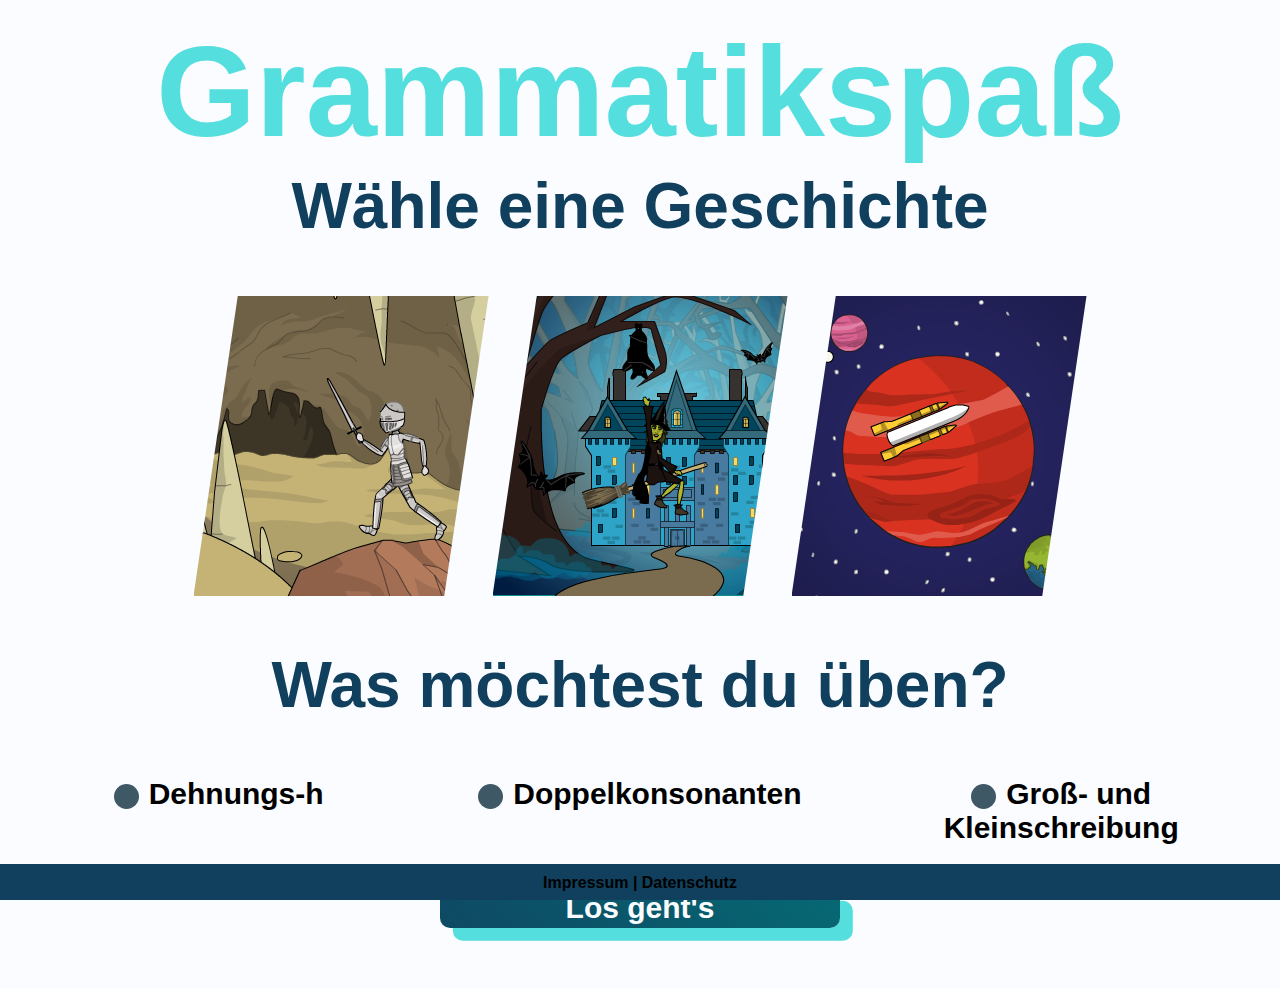
<file: index.html>
<!DOCTYPE HTML PUBLIC "-//W3C//DTD HTML 4.01 Transitional//EN" "http://www.w3.org/TR/html4/loose.dtd">
<html>
<head>
<title>Grammatikspa&szlig;</title>
<meta name="author" content="Nils">
<meta name="editor" content="html-editor phase 5">
<link rel="stylesheet" href="styles.css">
</head>
<body text="#000000" bgcolor="#FFFFFF" link="#FF0000" alink="#FF0000" vlink="#FF0000">
<h1>Grammatikspa&szlig;</h1>
<h3>W&auml;hle eine Geschichte</h3>
<table>
  <tr>
    <td>
         <label>

                 <input type="radio" name="test" value="small" id="ritter">
                 <img src="Bilder/Ritter/1.1.png" alt="Dieses Bild konnte nicht geladen werden." class="clip-parallelogram" style="width:100%">
         </label>
    </td>
    <td>
         <label>
                 <input type="radio" name="test" value="small" id="hexe">
                 <img src="Bilder/Hexe/1.1.png" alt="Dieses Bild konnte nicht geladen werden." class="clip-parallelogram" style="width:100%">
         </label>
    </td>
    <td>
         <label>
                 <input type="radio" name="test" value="small" id="zukunft">
                 <img src="Bilder/Weltall/1.2.png" alt="Dieses Bild konnte nicht geladen werden." class="clip-parallelogram" style="width:100%">
         </label>
    </td>
  </tr>
</table>
<h3>Was m&ouml;chtest du &uuml;ben?</h3>

<div class="row">
  <div class="column3">
         <label class="container">Dehnungs-h
         <input type="radio" name="radio" id="uebung1">
         <span class="checkmark"></span>
         </label>
  </div>
  <div class="column3">
         <label class="container">Doppelkonsonanten
         <input type="radio" name="radio" id="uebung2">
         <span class="checkmark"></span>
         </label>
  </div>
  <div class="column3">
         <label class="container">Gro&szlig;- und Kleinschreibung
         <input type="radio" name="radio" id="uebung3">
         <span class="checkmark"></span>
         </label>
  </div>
</div>

<br>
<br>
<br>
<center>
         <p><button class="hp" onclick="seitenwechsel()">Los geht's</button></p>
</center>


<footer>

<a href="Impressum.html">Impressum</a> &#124;
<a href="AGB.html">Datenschutz</a>

</footer>
<script language="javascript">

function seitenwechsel()

{
if (document.getElementById("ritter").checked && document.getElementById("uebung1").checked)
        {
          location.href="Ritter_h.html";
        }

else if (document.getElementById("hexe").checked && document.getElementById("uebung1").checked)
        {
          location.href="Hexe_h.html";
        }

else if (document.getElementById("zukunft").checked && document.getElementById("uebung1").checked)
        {
          location.href="Weltall_h.html";
        }

else if (document.getElementById("ritter").checked && document.getElementById("uebung2").checked)
        {
          location.href="Ritter_dk.html";
        }

else if (document.getElementById("hexe").checked && document.getElementById("uebung2").checked)
        {
          location.href="Hexe_dk.html";
        }
else if (document.getElementById("zukunft").checked && document.getElementById("uebung2").checked)
        {
          location.href="Weltall_dk.html";
        }

else if (document.getElementById("ritter").checked && document.getElementById("uebung3").checked)
        {
          location.href="Ritter_gk.html";
        }
else if (document.getElementById("hexe").checked && document.getElementById("uebung3").checked)
        {
          location.href="Hexe_gk.html";
        }

else if (document.getElementById("zukunft").checked && document.getElementById("uebung3").checked)
        {
          location.href="Weltall_gk.html";
        }
}

</script>

</body>
</html>
</file>
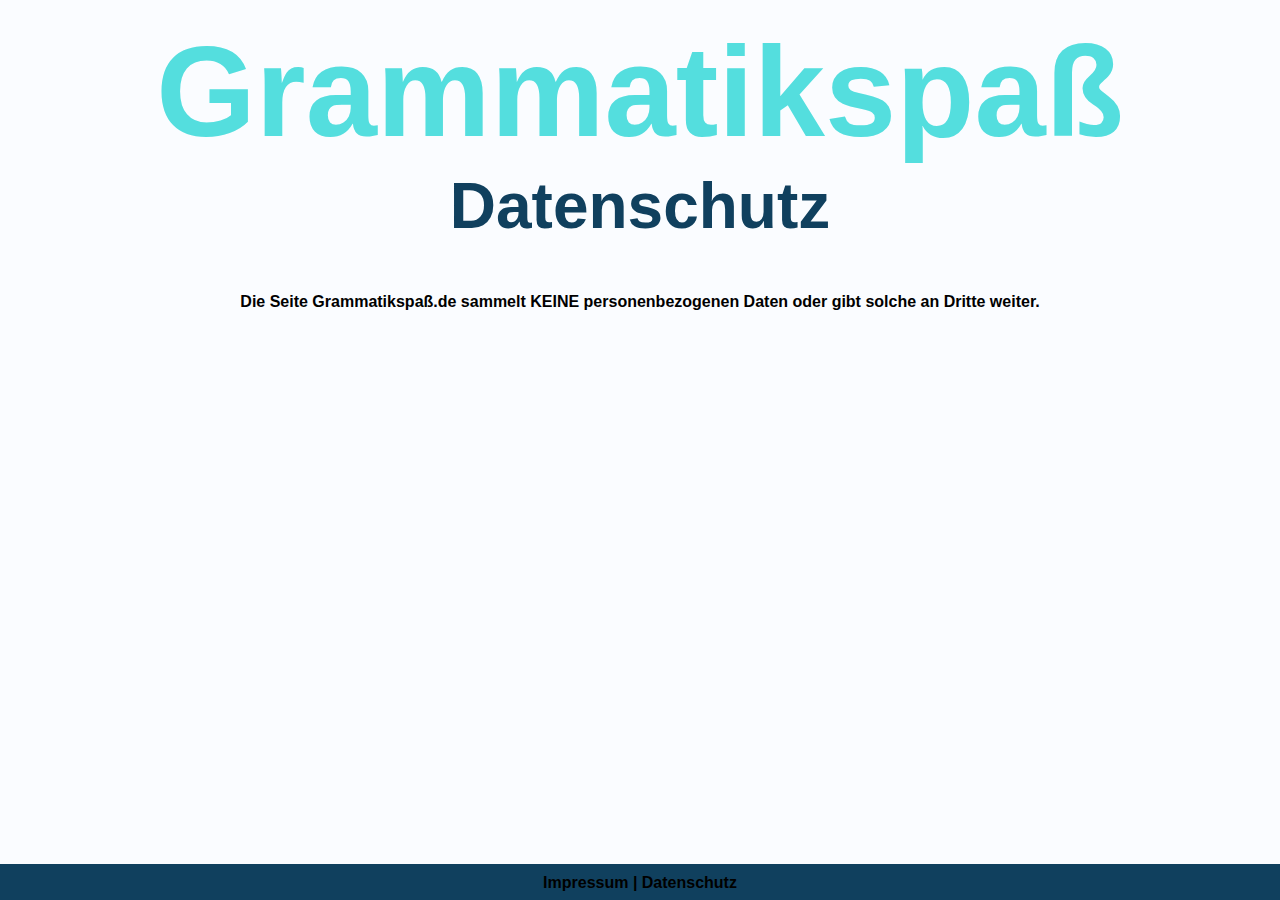
<file: AGB.html>
<!DOCTYPE HTML PUBLIC "-//W3C//DTD HTML 4.01 Transitional//EN" "http://www.w3.org/TR/html4/loose.dtd">
<html>
<head>
<title>Grammatikspa&szlig;</title>
<meta name="author" content="Nils">
<meta name="editor" content="html-editor phase 5">
<link rel="stylesheet" href="styles.css">
</head>
<body text="#000000" bgcolor="#FFFFFF" link="#FF0000" alink="#FF0000" vlink="#FF0000">
<a href="index.html"><h1>Grammatikspa&szlig;</h1></a>
<h3>Datenschutz</h3>
<center>
<p>Die Seite Grammatikspa&szlig;.de sammelt <b>KEINE</b> personenbezogenen Daten oder gibt solche an Dritte weiter.</p>
</center>



<footer>

<a href="Impressum.html">Impressum</a> &#124;
<a href="AGB.html">Datenschutz</a>

</footer>
<script language="javascript">

function seitenwechsel()

{
if (document.getElementById("ritter").checked && document.getElementById("uebung1").checked)
        {
          location.href="Ritter_h.html";
        }

else if (document.getElementById("hexe").checked && document.getElementById("uebung1").checked)
        {
          location.href="Hexe_h.html";
        }

else if (document.getElementById("zukunft").checked && document.getElementById("uebung1").checked)
        {
          location.href="Weltall_h.html";
        }

else if (document.getElementById("ritter").checked && document.getElementById("uebung2").checked)
        {
          location.href="Ritter_dk.html";
        }

else if (document.getElementById("hexe").checked && document.getElementById("uebung2").checked)
        {
          location.href="Hexe_dk.html";
        }
else if (document.getElementById("zukunft").checked && document.getElementById("uebung2").checked)
        {
          location.href="Weltall_dk.html";
        }

else if (document.getElementById("ritter").checked && document.getElementById("uebung3").checked)
        {
          location.href="Ritter_gk.html";
        }
else if (document.getElementById("hexe").checked && document.getElementById("uebung3").checked)
        {
          location.href="Hexe_gk.html";
        }

else if (document.getElementById("zukunft").checked && document.getElementById("uebung3").checked)
        {
          location.href="Weltall_gk.html";
        }
}

</script>

</p>
</div>
</body>
</html>
</file>
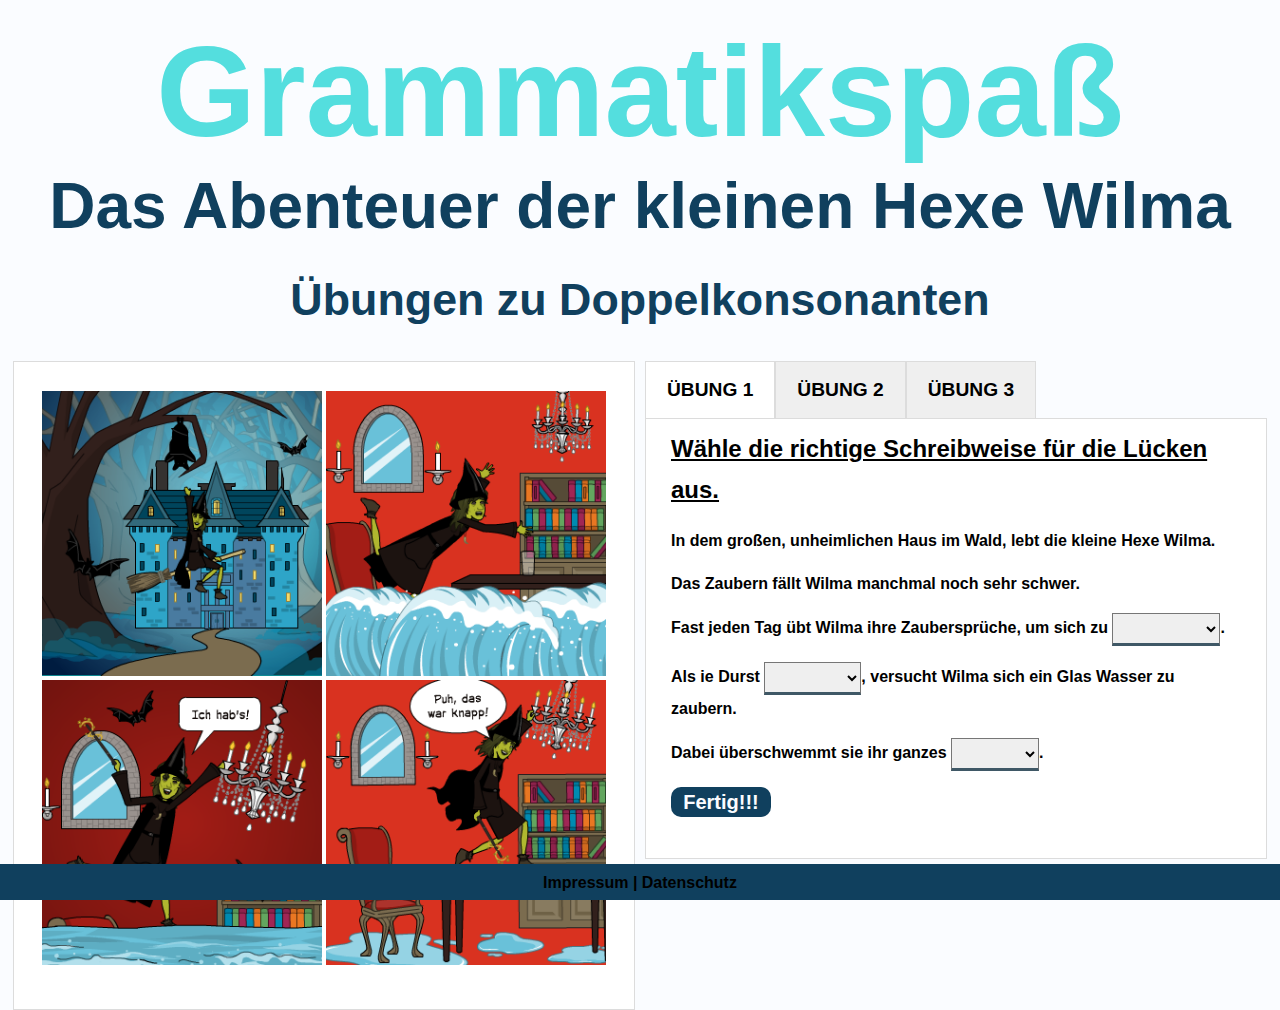
<file: Hexe_dk.html>
<!DOCTYPE HTML PUBLIC "-//W3C//DTD HTML 4.01 Transitional//EN" "http://www.w3.org/TR/html4/loose.dtd">
<html>
<head>
<title>Hexe</title>
<meta name="author" content="Nils">
<meta name="editor" content="html-editor phase 5">
<link rel="stylesheet" href="styles.css">
</head>
<body text="#000000" bgcolor="#FFFFFF" link="#FF0000" alink="#FF0000" vlink="#FF0000">
<a href="index.html"><h1>Grammatikspa&szlig;</h1></a>
<h3>Das Abenteuer der kleinen Hexe Wilma</h3>
<h4>&Uuml;bungen zu Doppelkonsonanten</h4>
  <div class="column2">
     <div class="bilder">
       <ul class="tabs">
                <li>
                        <input type="radio" name="tabs1" id="tab4" checked />
                        <div id="tab-content4" class="tab-content">
                          <p><table>
                                 <tr>
                                   <td><img src="Bilder/Hexe/1.1.png" style="width:100%"</td>
                                   <td><img src="Bilder/Hexe/1.2.png" style="width:100%"</td>
                                 </tr>
                                 <tr>
                                   <td><img src="Bilder/Hexe/1.3.png" style="width:100%"</td>
                                   <td><img src="Bilder/Hexe/1.4.png" style="width:100%"</td>
                                 </tr>
                             </table></p>
                        </div>
                </li>
        </ul>
     </div>
  </div>
  <div class="column2">
     <ul class="tabs">
                <li>
                        <input type="radio" name="tabs" id="tab1" checked />
                        <label for="tab1">&Uuml;bung 1</label>
                        <div id="tab-content1" class="tab-content">
                          <task>W&auml;hle die richtige Schreibweise f&uuml;r die L&uuml;cken aus.</task>
                          <p>In dem gro&szlig;en, unheimlichen Haus im Wald, lebt die kleine Hexe Wilma.</p>
                          <p>Das Zaubern f&auml;llt Wilma manchmal noch sehr schwer.</p>
                          <p>Fast jeden Tag &uuml;bt Wilma ihre Zauberspr&uuml;che, um sich zu <select id="answer1" size="1" class="" ><option value=""></option><option value="verbesern">verbesern</option><option value="verbessern">verbessern</option></select>.</p>
                          <p>Als ie Durst <select id="answer2" size="1" class=""><option value=""></option><option value="bekomt">bekomt</option><option value="bekommt">bekommt</option></select>, versucht Wilma sich ein Glas Wasser zu zaubern.</p>
                          <p>Dabei &uuml;berschwemmt sie  ihr ganzes <select id="answer3" size="1" class=""><option value=""></option><option value="Zimer">Zimer</option><option value="Zimmer">Zimmer</option></select>.</p>
                          <p><button onclick="uebung1()">Fertig!!!</button></p>
                          <p id="ergebnis1"> </p>
                        </div>
                </li>

                <li>
                        <input type="radio" name="tabs" id="tab2" />
                        <label for="tab2">&Uuml;bung 2</label>
                        <div id="tab-content2" class="tab-content">
                          <task>F&uuml;lle die L&uuml;cken mit der richtigen Schreibweise aus.</task>
                          <p>Um sich zu re<input type="text" id="answer4" size="1" class="">en, h&auml;ngt sie sich schnell an einen Kronleuchter.</p>
                          <p>Selbst die kleinen Flederm&auml;use fliegen vor Schre<input type="text" id="answer5" size="1" class=""> in die H&ouml;he.</p>
                          <p>Wilma &uuml;berlegt, welcher Zauberspruch ihr helfen k&ouml;<input type="text" id="answer6" size="1" class="">te.</p>
                          <p><button onclick="uebung2()">Fertig!!!</button></p>
                          <p id="ergebnis2"> </p>
                        </div>
                </li>

                <li>
                        <input type="radio" name="tabs" id="tab3" />
                        <label for="tab3">&Uuml;bung 3</label>
                        <div id="tab-content3" class="tab-content">
                          <task>Schreibe das richtige Wort in die L&uuml;cken.</task>
                          <p>Wilma <input type="text" id="answer7" size="7"> ihren Zauberstab und f&auml;ngt an zu hexen.</p>
                          <p>"Schlangenei und Kr&ouml;tendreck, dieses <input type="text" id="answer8" size="7"> sei sofort weg.</p>
                          <p>Das Wasser verschwindet und Wilma <input type="text" id="answer9" size="7"> sich langsam wieder zu Boden fallen.</p>
                          <p>Das ist ja nochmal gut gegangen.</p>
                          <p><button onclick="uebung3()">Fertig!!!</button></p>
                          <p id="ergebnis3"> </p>
                        </div>
                </li>
        </ul>
     </div>
<footer>

<a href="Impressum.html">Impressum</a> &#124;
<a href="AGB.html">Datenschutz</a>

</footer>
</body>

<script language="javascript">

function uebung1()
{

var x = 0;
if (document.getElementById("answer1").value == "verbessern")
      {
        x=++x;
        document.getElementById("answer1").setAttribute("class","");
      }
else
     {
       document.getElementById("answer1").setAttribute("class","redText1");
     }
if (document.getElementById("answer2").value == "bekommt")
      {
        x=++x;
        document.getElementById("answer2").setAttribute("class","");
      }
else
      {
        document.getElementById("answer2").setAttribute("class","redText1");
      }
if (document.getElementById("answer3").value == "Zimmer")
      {
        x=++x;
        document.getElementById("answer3").setAttribute("class","");
      }
else
      {
        document.getElementById("answer3").setAttribute("class","redText1");
      }
if (x==3)
      {
        document.getElementById("ergebnis1").innerHTML="Alles richtig, lies weiter!";
      }
else
      {
        document.getElementById("ergebnis1").innerHTML="Schau nochmal &uuml;ber deine Antworten!";
      }
}

function uebung2()
{

var x = 0;
if (document.getElementById("answer4").value == "tt")
      {
        x=++x;
      }
else
     {

     }
if (document.getElementById("answer5").value == "ck")
      {
        x=++x;
      }
else
      {

      }
if (document.getElementById("answer6").value == "nn")
      {
        x=++x;
      }
else
      {

      }
if (x==3)
      {
        document.getElementById("ergebnis2").innerHTML="Alles richtig, lies weiter!";
      }
else
      {
        document.getElementById("ergebnis2").innerHTML="Schau nochmal &uuml;ber deine Antworten!";
      }
}

function uebung3()
{

var x = 0;
var y = 0;
var str = "HIER";
var result = str.link("index.html");
if (document.getElementById("answer7").value == "nimmt")
      {
        x=++x;
        document.getElementById("answer7").setAttribute("class","");
      }
else
     {
       document.getElementById("answer7").setAttribute("class","redText1");
       y=++y;
     }
if (document.getElementById("answer8").value == "Wasser")
      {
        x=++x;
        document.getElementById("answer8").setAttribute("class","");
      }
else
      {
        document.getElementById("answer8").setAttribute("class","redText1");
        y=++y;
      }
if (document.getElementById("answer9").value == unescape("l%E4sst"))
      {
        x=++x;
        document.getElementById("answer9").setAttribute("class","");
      }
else
      {
        document.getElementById("answer9").setAttribute("class","redText1");
        y=++y;
      }
if (x==3)
      {
        document.getElementById("ergebnis3").innerHTML="Alles richtig. Das Abenteuer ist zu Ende. Kehre " + result + " zur Startseite zur&uuml;ck.";
      }
else if (y==1)
      {
        document.getElementById("ergebnis3").innerHTML="Da hat sich noch ein Fehler eingeschlichen!";
      }
else if (y>1)
      {
        document.getElementById("ergebnis3").innerHTML="Da haben sich noch " + y + " Fehler eingeschlichen!";
      }
}
</script>

</html>
</file>
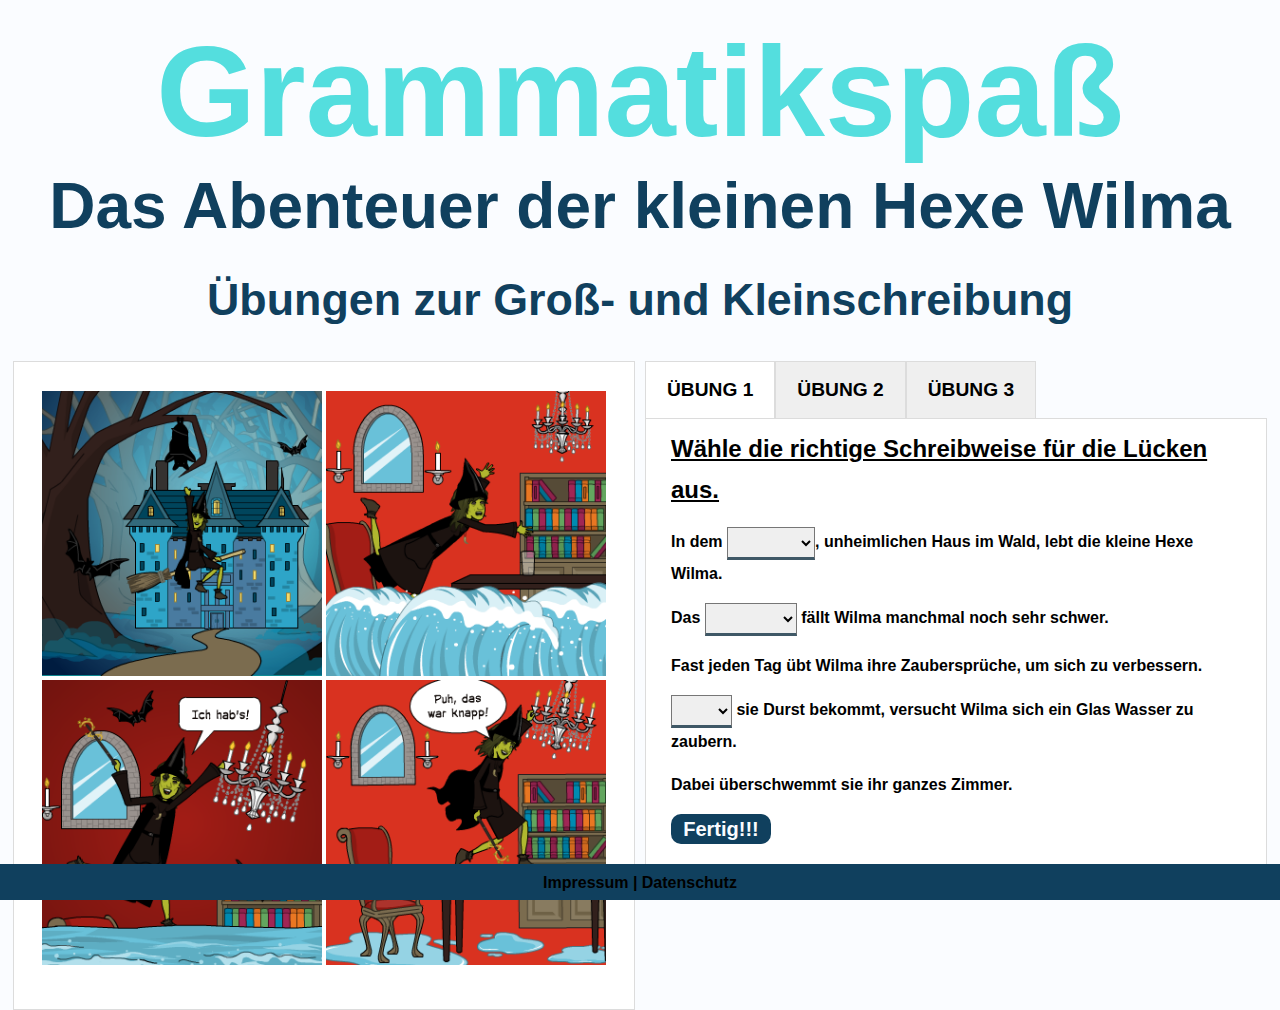
<file: Hexe_gk.html>
<!DOCTYPE HTML PUBLIC "-//W3C//DTD HTML 4.01 Transitional//EN" "http://www.w3.org/TR/html4/loose.dtd">
<html>
<head>
<title>Hexe</title>
<meta name="author" content="Nils">
<meta name="editor" content="html-editor phase 5">
<link rel="stylesheet" href="styles.css">
</head>
<body text="#000000" bgcolor="#FFFFFF" link="#FF0000" alink="#FF0000" vlink="#FF0000">
<a href="index.html"><h1>Grammatikspa&szlig;</h1></a>
<h3>Das Abenteuer der kleinen Hexe Wilma</h3>
<h4>&Uuml;bungen zur Gro&szlig;- und Kleinschreibung</h4>
  <div class="column2">
     <div class="bilder">
       <ul class="tabs">
                <li>
                        <input type="radio" name="tabs1" id="tab4" checked />
                        <div id="tab-content4" class="tab-content">
                          <p><table>
                                 <tr>
                                   <td><img src="Bilder/Hexe/1.1.png" style="width:100%"</td>
                                   <td><img src="Bilder/Hexe/1.2.png" style="width:100%"</td>
                                 </tr>
                                 <tr>
                                   <td><img src="Bilder/Hexe/1.3.png" style="width:100%"</td>
                                   <td><img src="Bilder/Hexe/1.4.png" style="width:100%"</td>
                                 </tr>
                             </table></p>
                        </div>
                </li>
        </ul>
     </div>
  </div>
  <div class="column2">
     <ul class="tabs">
                <li>
                        <input type="radio" name="tabs" id="tab1" checked />
                        <label for="tab1">&Uuml;bung 1</label>
                        <div id="tab-content1" class="tab-content">
                          <task>W&auml;hle die richtige Schreibweise f&uuml;r die L&uuml;cken aus.</task>
                          <p>In dem  <select id="answer1" size="1" class="" ><option value=""></option><option value="grossen">gro&szlig;en</option><option value="Grossen">Gro&szlig;en</option></select>, unheimlichen Haus im Wald, lebt die kleine Hexe Wilma.</p>
                          <p>Das <select id="answer2" size="1" class=""><option value=""></option><option value="zaubern">zaubern</option><option value="Zaubern">Zaubern</option></select> f&auml;llt Wilma manchmal noch sehr schwer.</p>
                          <p>Fast jeden Tag &uuml;bt Wilma ihre Zauberspr&uuml;che, um sich zu verbessern.</p>
                          <p><select id="answer3" size="1" class=""><option value=""></option><option value="als">als</option><option value="Als">Als</option></select> sie Durst bekommt, versucht Wilma sich ein Glas Wasser zu zaubern.</p>
                          <p>Dabei &uuml;berschwemmt sie  ihr ganzes Zimmer.</p>
                          <p><button onclick="uebung1()">Fertig!!!</button></p>
                          <p id="ergebnis1"> </p>
                        </div>
                </li>

                <li>
                        <input type="radio" name="tabs" id="tab2" />
                        <label for="tab2">&Uuml;bung 2</label>
                        <div id="tab-content2" class="tab-content">
                          <task>F&uuml;lle die L&uuml;cken mit der richtigen Schreibweise aus.</task>
                          <p>Um sich zu retten, h&auml;ngt sie sich schnell an einen <input type="text" id="answer4" size="1" class="">ronleuchter.</p>
                          <p>Selbst die <input type="text" id="answer5" size="1" class="">leinen Flederm&auml;use fliegen vor Schreck in die H&ouml;he.</p>
                          <p>Wilma &uuml;berlegt, welcher <input type="text" id="answer6" size="1" class="">auberspruch ihr helfen kann.</p>
                          <p><button onclick="uebung2()">Fertig!!!</button></p>
                          <p id="ergebnis2"> </p>
                        </div>
                </li>

                <li>
                        <input type="radio" name="tabs" id="tab3" />
                        <label for="tab3">&Uuml;bung 3</label>
                        <div id="tab-content3" class="tab-content">
                          <task>Schreibe das richtige Wort in die L&uuml;cken.</task>
                          <p>Wilma nimmt ihren Zauberstab und f&auml;ngt an zu <input type="text" id="answer7" size="7">.</p>
                          <p>"Schlangenei und Kr&ouml;tendreck, dieses <input type="text" id="answer8" size="7"> sei sofort weg!"</p>
                          <p>Das Wasser verschwindet und Wilma l&auml;sst sich langsam wieder zu <input type="text" id="answer9" size="7"> fallen.</p>
                          <p>Das ist ja nochmal gut gegangen.</p>
                          <p><button onclick="uebung3()">Fertig!!!</button></p>
                          <p id="ergebnis3"> </p>
                        </div>
                </li>
        </ul>
     </div>
<footer>

<a href="Impressum.html">Impressum</a> &#124;
<a href="AGB.html">Datenschutz</a>

</footer>
</body>

<script language="javascript">

function uebung1()
{

var x = 0;
if (document.getElementById("answer1").value == "grossen")
      {
        x=++x;
        document.getElementById("answer1").setAttribute("class","");
      }
else
     {
       document.getElementById("answer1").setAttribute("class","redText1");
     }
if (document.getElementById("answer2").value == "Zaubern")
      {
        x=++x;
        document.getElementById("answer2").setAttribute("class","");
      }
else
      {
        document.getElementById("answer2").setAttribute("class","redText1");
      }
if (document.getElementById("answer3").value == "Als")
      {
        x=++x;
        document.getElementById("answer3").setAttribute("class","");
      }
else
      {
        document.getElementById("answer3").setAttribute("class","redText1");
      }
if (x==3)
      {
        document.getElementById("ergebnis1").innerHTML="Alles richtig, lies weiter!";
      }
else
      {
        document.getElementById("ergebnis1").innerHTML="Schau nochmal &uuml;ber deine Antworten!";
      }
}

function uebung2()
{

var x = 0;
if (document.getElementById("answer4").value == "K")
      {
        x=++x;
      }
else
     {

     }
if (document.getElementById("answer5").value == "k")
      {
        x=++x;
      }
else
      {

      }
if (document.getElementById("answer6").value == "Z")
      {
        x=++x;
      }
else
      {

      }
if (x==3)
      {
        document.getElementById("ergebnis2").innerHTML="Alles richtig, lies weiter!";
      }
else
      {
        document.getElementById("ergebnis2").innerHTML="Schau nochmal &uuml;ber deine Antworten!";
      }
}

function uebung3()
{

var x = 0;
var y = 0;
var str = "HIER";
var result = str.link("index.html");
if (document.getElementById("answer7").value == "hexen")
      {
        x=++x;
        document.getElementById("answer7").setAttribute("class","");
      }
else
     {
       document.getElementById("answer7").setAttribute("class","redText1");
       y=++y;
     }
if (document.getElementById("answer8").value == "Wasser")
      {
        x=++x;
        document.getElementById("answer8").setAttribute("class","");
      }
else
      {
        document.getElementById("answer8").setAttribute("class","redText1");
        y=++y;
      }
if (document.getElementById("answer9").value == "Boden")
      {
        x=++x;
        document.getElementById("answer9").setAttribute("class","");
      }
else
      {
        document.getElementById("answer9").setAttribute("class","redText1");
        y=++y;
      }
if (x==3)
      {
        document.getElementById("ergebnis3").innerHTML="Alles richtig. Das Abenteuer ist zu Ende. Kehre " + result + " zur Startseite zur&uuml;ck.";
      }
else if (y==1)
      {
        document.getElementById("ergebnis3").innerHTML="Da hat sich noch ein Fehler eingeschlichen!";
      }
else if (y>1)
      {
        document.getElementById("ergebnis3").innerHTML="Da haben sich noch " + y + " Fehler eingeschlichen!";
      }
}

</script>
</html>
</file>
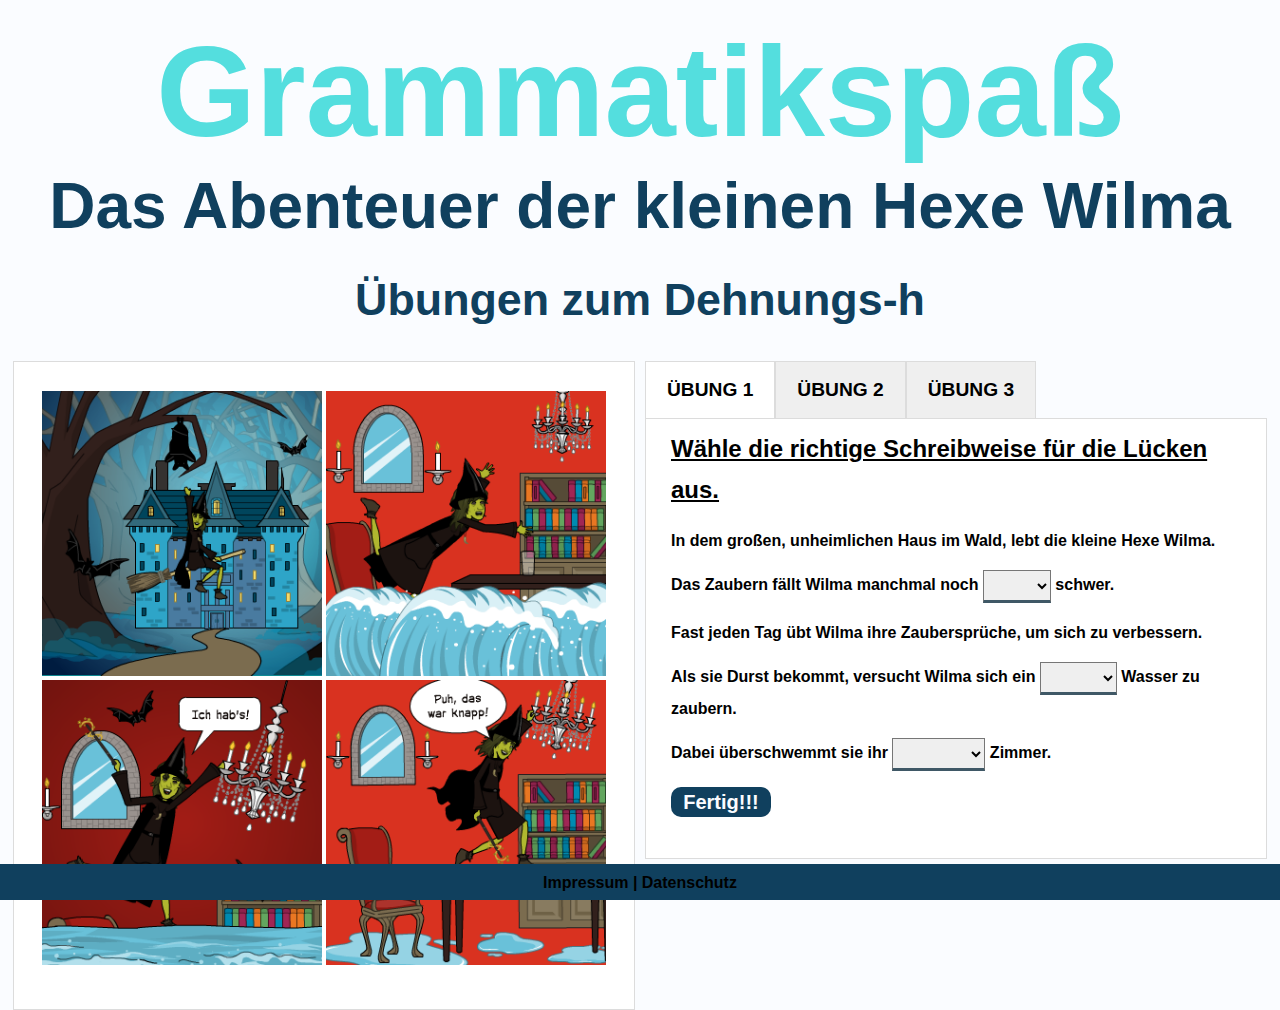
<file: Hexe_h.html>
<!DOCTYPE HTML PUBLIC "-//W3C//DTD HTML 4.01 Transitional//EN" "http://www.w3.org/TR/html4/loose.dtd">
<html>
<head>
<title>Hexe</title>
<meta name="author" content="Nils">
<meta name="editor" content="html-editor phase 5">
<link rel="stylesheet" href="styles.css">
</head>
<body text="#000000" bgcolor="#FFFFFF" link="#FF0000" alink="#FF0000" vlink="#FF0000">
<a href="index.html"><h1>Grammatikspa&szlig;</h1></a>
<h3>Das Abenteuer der kleinen Hexe Wilma</h3>
<h4>&Uuml;bungen zum Dehnungs-h</h4>
  <div class="column2">
     <div class="bilder">
       <ul class="tabs">
                <li>
                        <input type="radio" name="tabs1" id="tab4" checked />
                        <div id="tab-content4" class="tab-content">
                          <p><table>
                                 <tr>
                                   <td><img src="Bilder/Hexe/1.1.png" style="width:100%"</td>
                                   <td><img src="Bilder/Hexe/1.2.png" style="width:100%"</td>
                                 </tr>
                                 <tr>
                                   <td><img src="Bilder/Hexe/1.3.png" style="width:100%"</td>
                                   <td><img src="Bilder/Hexe/1.4.png" style="width:100%"</td>
                                 </tr>
                             </table></p>
                        </div>
                </li>
        </ul>
     </div>
  </div>
  <div class="column2">
     <ul class="tabs">
                <li>
                        <input type="radio" name="tabs" id="tab1" checked />
                        <label for="tab1">&Uuml;bung 1</label>
                        <div id="tab-content1" class="tab-content">
                          <task>W&auml;hle die richtige Schreibweise f&uuml;r die L&uuml;cken aus.</task>
                          <p>In dem gro&szlig;en, unheimlichen Haus im Wald, lebt die kleine Hexe Wilma.</p>
                          <p>Das Zaubern f&auml;llt Wilma manchmal noch <select id="answer1" size="1" class="" ><option value=""></option><option value="ser">ser</option><option value="sehr">sehr</option></select> schwer.</p>
                          <p>Fast jeden Tag &uuml;bt Wilma ihre Zauberspr&uuml;che, um sich zu verbessern.</p>
                          <p>Als sie Durst bekommt, versucht Wilma sich ein <select id="answer2" size="1" class=""><option value=""></option><option value="Glas">Glas</option><option value="Glahs">Glahs</option></select> Wasser zu zaubern.</p>
                          <p>Dabei &uuml;berschwemmt sie ihr <select id="answer3" size="1" class=""><option value=""></option><option value="ganzes">ganzes</option><option value="gahnzes">gahnzes</option></select> Zimmer.</p>
                          <p><button onclick="uebung1()">Fertig!!!</button></p>
                          <p id="ergebnis1"> </p>
                        </div>
                </li>

                <li>
                        <input type="radio" name="tabs" id="tab2" />
                        <label for="tab2">&Uuml;bung 2</label>
                        <div id="tab-content2" class="tab-content">
                          <task>F&uuml;lle die L&uuml;cken mit der richtigen Schreibweise aus.</task>
                          <p>Um sich zu retten, h&auml;ngt sie sich schnell an einen Kro<input type="text" id="answer4" size="1" class="">nleuchter.</p>
                          <p>Selbst die kleinen Flederm&auml;use flie<input type="text" id="answer5" size="1" class="">gen vor Schreck in die H&ouml;he.</p>
                          <p>Wilma &uuml;<input type="text" id="answer6" size="1" class="">berlegt, welcher Zauberspruch ihr helfen kann.</p>
                          <p><button onclick="uebung2()">Fertig!!!</button></p>
                          <p id="ergebnis2"> </p>
                        </div>
                </li>

                <li>
                        <input type="radio" name="tabs" id="tab3" />
                        <label for="tab3">&Uuml;bung 3</label>
                        <div id="tab-content3" class="tab-content">
                          <task>Schreibe das richtige Wort in die L&uuml;cken.</task>
                          <p>Wilma nimmt ihren <input type="text" id="answer7" size="7"> und f&auml;ngt an zu hexen.</p>
                          <p>"Schlangenei und Kr&ouml;tendreck, dieses Wasser sei sofort weg!"</p>
                          <p>Das Wasser verschwindet und Wilma l&auml;sst sich <input type="text" id="answer8" size="7"> wieder zu <input type="text" id="answer9" size="7">.</p>
                          <p>Das ist ja nochmal gut gegangen.</p>
                          <p><button onclick="uebung3()">Fertig!!!</button></p>
                          <p id="ergebnis3"> </p>
                        </div>
                </li>
        </ul>
     </div>
<footer>

<a href="Impressum.html">Impressum</a> &#124;
<a href="AGB.html">Datenschutz</a>

</footer>
</body>

<script language="javascript">

function uebung1()
{

var x = 0;
if (document.getElementById("answer1").value == "sehr")
      {
        x=++x;
        document.getElementById("answer1").setAttribute("class","");
      }
else
     {
       document.getElementById("answer1").setAttribute("class","redText1");
     }
if (document.getElementById("answer2").value == "Glas")
      {
        x=++x;
        document.getElementById("answer2").setAttribute("class","");
      }
else
      {
        document.getElementById("answer2").setAttribute("class","redText1");
      }
if (document.getElementById("answer3").value == "ganzes")
      {
        x=++x;
        document.getElementById("answer3").setAttribute("class","");
      }
else
      {
        document.getElementById("answer3").setAttribute("class","redText1");
      }
if (x==3)
      {
        document.getElementById("ergebnis1").innerHTML="Alles richtig, lies weiter!";
      }
else
      {
        document.getElementById("ergebnis1").innerHTML="Schau nochmal &uuml;ber deine Antworten!";
      }
}

function uebung2()
{

var x = 0;
if (document.getElementById("answer4").value == "")
      {
        x=++x;
      }
else
     {

     }
if (document.getElementById("answer5").value == "")
      {
        x=++x;
      }
else
      {

      }
if (document.getElementById("answer6").value == "")
      {
        x=++x;
      }
else
      {

      }
if (x==3)
      {
        document.getElementById("ergebnis2").innerHTML="Alles richtig, lies weiter!";
      }
else
      {
        document.getElementById("ergebnis2").innerHTML="Schau nochmal &uuml;ber deine Antworten!";
      }
}

function uebung3()
{

var x = 0;
var y = 0;
var str = "HIER";
var result = str.link("index.html");
if (document.getElementById("answer7").value == "Zauberstab")
      {
        x=++x;
        document.getElementById("answer7").setAttribute("class","");
      }
else
     {
       document.getElementById("answer7").setAttribute("class","redText1");
       y=++y;
     }
if (document.getElementById("answer8").value == "langsam")
      {
        x=++x;
        document.getElementById("answer8").setAttribute("class","");
      }
else
      {
        document.getElementById("answer8").setAttribute("class","redText1");
        y=++y;
      }
if (document.getElementById("answer9").value == "Boden")
      {
        x=++x;
        document.getElementById("answer9").setAttribute("class","");
      }
else
      {
        document.getElementById("answer9").setAttribute("class","redText1");
        y=++y;
      }
if (x==3)
      {
        document.getElementById("ergebnis3").innerHTML="Alles richtig. Das Abenteuer ist zu Ende. Kehre " + result + " zur Startseite zur&uuml;ck.";
      }
else if (y==1)
      {
        document.getElementById("ergebnis3").innerHTML="Da hat sich noch ein Fehler eingeschlichen!";
      }
else if (y>1)
      {
        document.getElementById("ergebnis3").innerHTML="Da haben sich noch " + y + " Fehler eingeschlichen!";
      }
}
</script>

</html>
</file>
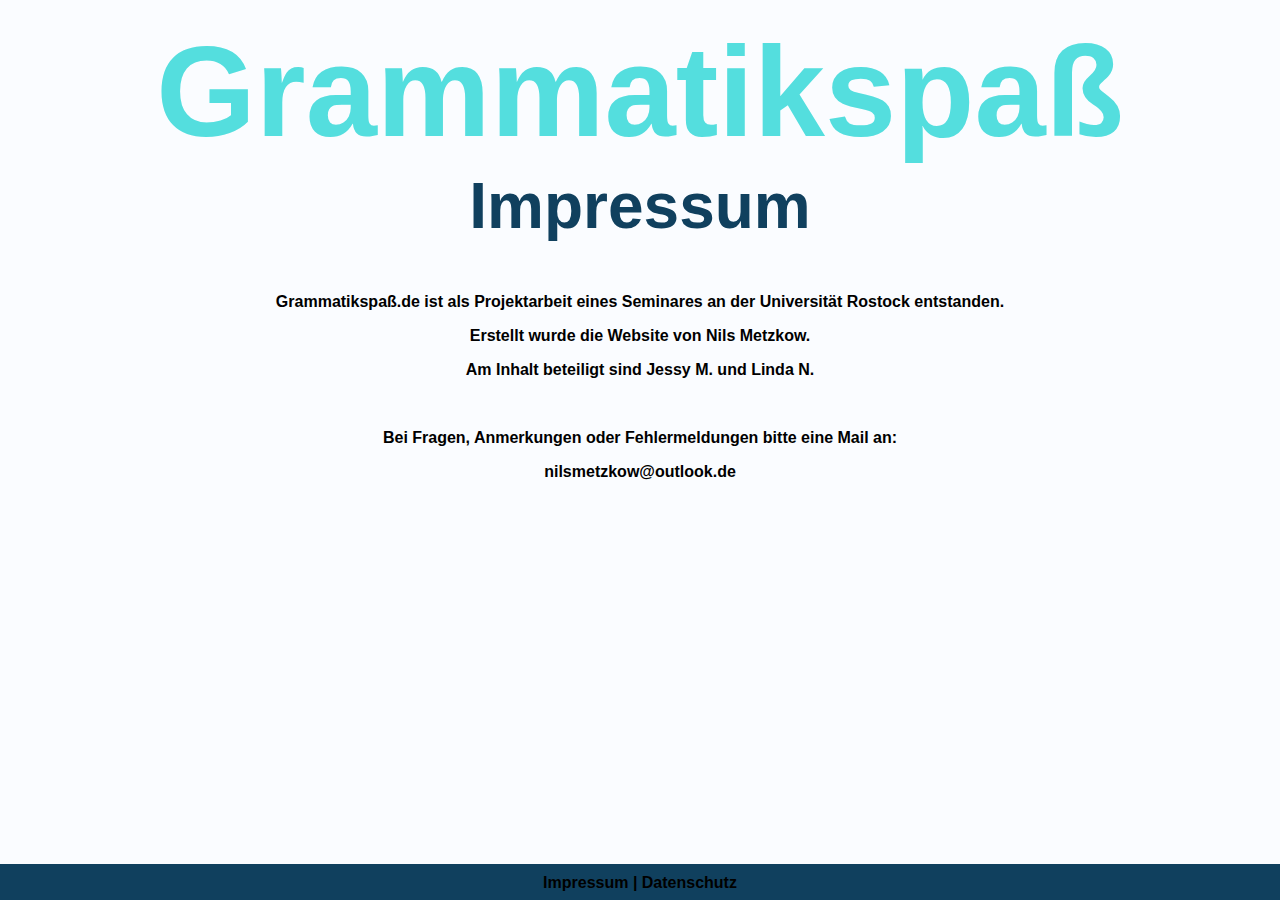
<file: Impressum.html>
<!DOCTYPE HTML PUBLIC "-//W3C//DTD HTML 4.01 Transitional//EN" "http://www.w3.org/TR/html4/loose.dtd">
<html>
<head>
<title>Grammatikspa&szlig;</title>
<meta name="author" content="Nils">
<meta name="editor" content="html-editor phase 5">
<link rel="stylesheet" href="styles.css">
</head>
<body text="#000000" bgcolor="#FFFFFF" link="#FF0000" alink="#FF0000" vlink="#FF0000">
<a href="index.html"><h1>Grammatikspa&szlig;</h1></a>
<h3>Impressum</h3>

<center>
<p>Grammatikspa&szlig;.de ist als Projektarbeit eines Seminares an der Universit&auml;t Rostock entstanden.</p>
<p>Erstellt wurde die Website von Nils Metzkow.</p>
<p>Am Inhalt beteiligt sind Jessy M. und Linda N.</p>
<br>
<p>Bei Fragen, Anmerkungen oder Fehlermeldungen bitte eine Mail an:</p>
<p>nilsmetzkow@outlook.de</p>
</center>

<footer>

<a href="Impressum.html">Impressum</a> &#124;
<a href="AGB.html">Datenschutz</a>

</footer>
<script language="javascript">

function seitenwechsel()

{
if (document.getElementById("ritter").checked && document.getElementById("uebung1").checked)
        {
          location.href="Ritter_h.html";
        }

else if (document.getElementById("hexe").checked && document.getElementById("uebung1").checked)
        {
          location.href="Hexe_h.html";
        }

else if (document.getElementById("zukunft").checked && document.getElementById("uebung1").checked)
        {
          location.href="Weltall_h.html";
        }

else if (document.getElementById("ritter").checked && document.getElementById("uebung2").checked)
        {
          location.href="Ritter_dk.html";
        }

else if (document.getElementById("hexe").checked && document.getElementById("uebung2").checked)
        {
          location.href="Hexe_dk.html";
        }
else if (document.getElementById("zukunft").checked && document.getElementById("uebung2").checked)
        {
          location.href="Weltall_dk.html";
        }

else if (document.getElementById("ritter").checked && document.getElementById("uebung3").checked)
        {
          location.href="Ritter_gk.html";
        }
else if (document.getElementById("hexe").checked && document.getElementById("uebung3").checked)
        {
          location.href="Hexe_gk.html";
        }

else if (document.getElementById("zukunft").checked && document.getElementById("uebung3").checked)
        {
          location.href="Weltall_gk.html";
        }
}

</script>

</p>
</div>
</body>
</html>
</file>
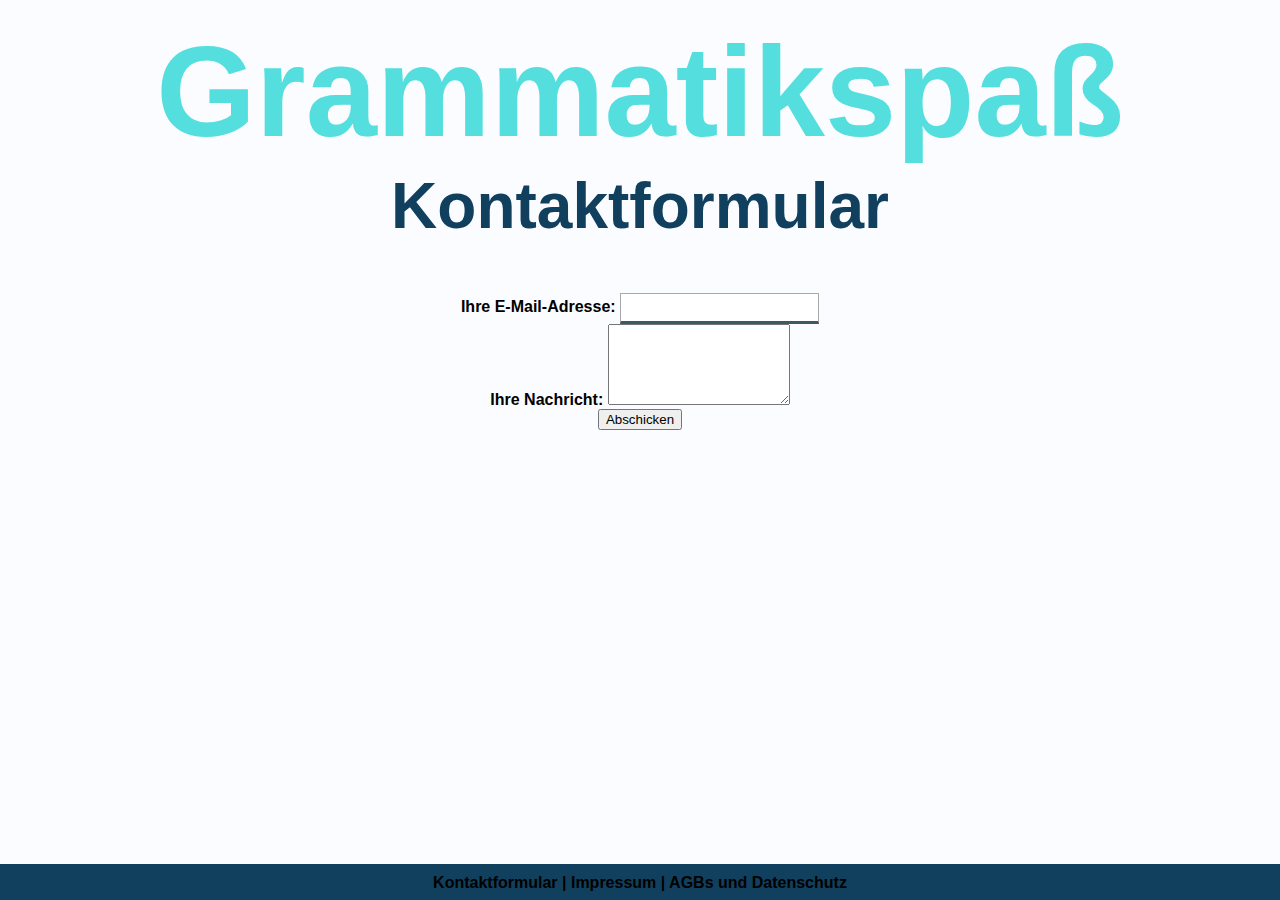
<file: Kontakt.html>
<!DOCTYPE HTML PUBLIC "-//W3C//DTD HTML 4.01 Transitional//EN" "http://www.w3.org/TR/html4/loose.dtd">
<html>
<head>
<title>Grammatikspa&szlig;</title>
<meta name="author" content="Nils">
<meta name="editor" content="html-editor phase 5">
<link rel="stylesheet" href="styles.css">
</head>
<body text="#000000" bgcolor="#FFFFFF" link="#FF0000" alink="#FF0000" vlink="#FF0000">
<a href="Homepage.html"><h1>Grammatikspa&szlig;</h1></a>
<h3>Kontaktformular</h3>

<center>

<form id="kontaktformular" name="kontaktformular" action="">
<div>
  <label for="absender">Ihre E-Mail-Adresse:</label>
  <input type="text" id="absender" name="absender" />
</div>
<div>
  <label for="nachricht">Ihre Nachricht:</label>
  <textarea id="nachricht" name="nachricht" cols="20" rows="5"></textarea>
</div>
<div>
  <input type="submit" value="Abschicken" />
</div>
</form>
</center>
<footer>

<a href="Kontakt.html">Kontaktformular</a> &#124;
<a href="Impressum.html">Impressum</a> &#124;
<a href="AGB.html">AGBs und Datenschutz</a>

</footer>
<script language="javascript">


</script>

</p>
</div>
</body>
</html>
</file>
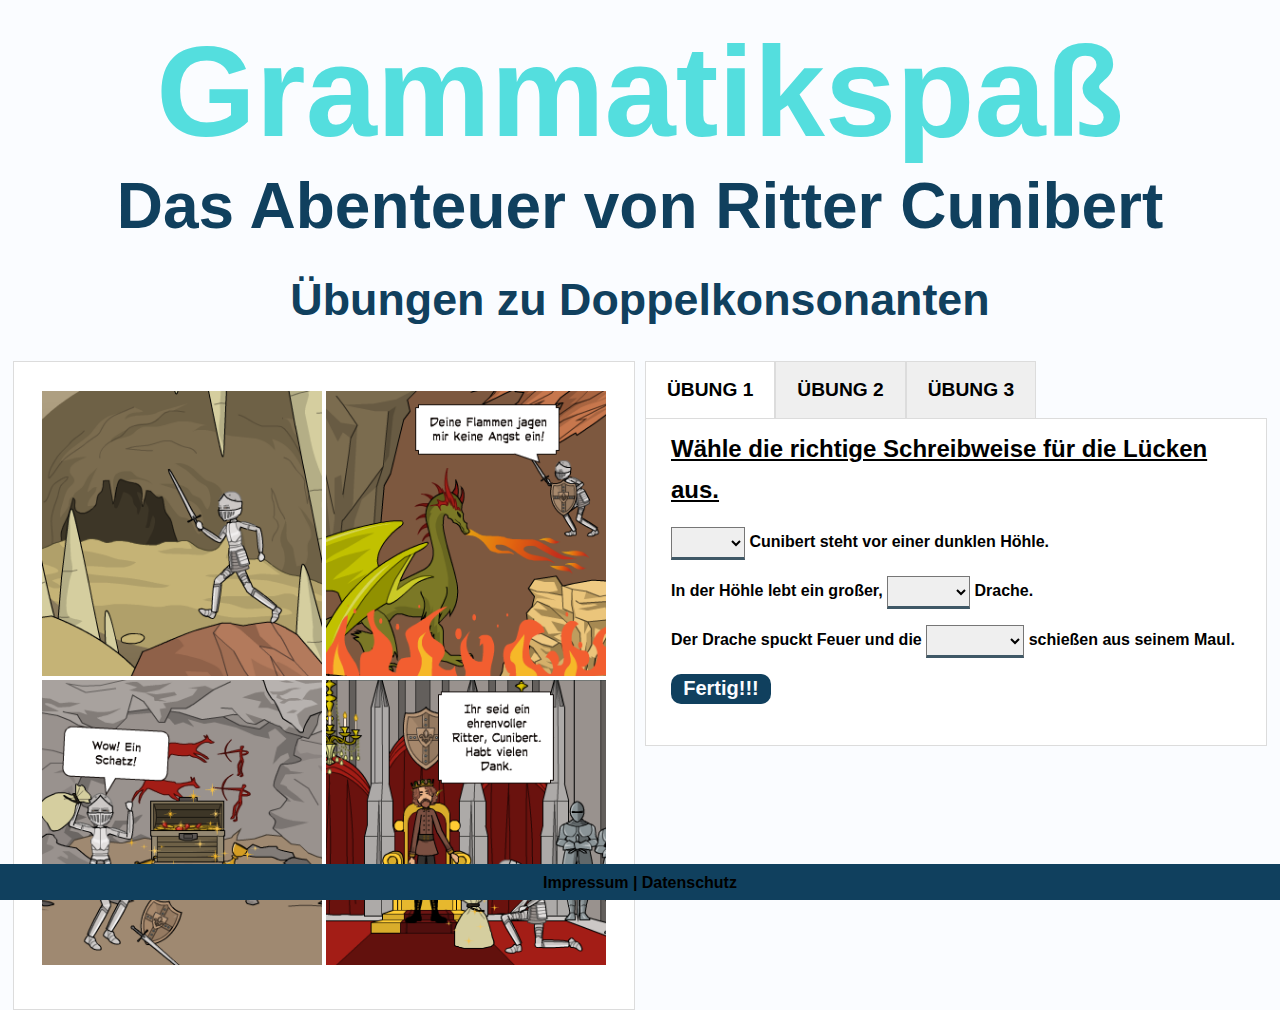
<file: Ritter_dk.html>
<!DOCTYPE HTML PUBLIC "-//W3C//DTD HTML 4.01 Transitional//EN" "http://www.w3.org/TR/html4/loose.dtd">
<html>
<head>
<title>Ritter mit h</title>
<meta name="author" content="Nils">
<meta name="editor" content="html-editor phase 5">
<link rel="stylesheet" href="styles.css">
</head>
<body text="#000000" bgcolor="#FFFFFF" link="#FF0000" alink="#FF0000" vlink="#FF0000">
<a href="index.html"><h1>Grammatikspa&szlig;</h1></a>
<h3>Das Abenteuer von Ritter Cunibert</h3>
<h4>&Uuml;bungen zu Doppelkonsonanten</h4>
  <div class="column2">
     <div class="bilder">
       <ul class="tabs">
                <li>
                        <input type="radio" name="tabs1" id="tab4" checked />
                        <div id="tab-content4" class="tab-content">
                          <p><table>
                                 <tr>
                                   <td><img src="Bilder/Ritter/1.1.png" style="width:100%"</td>
                                   <td><img src="Bilder/Ritter/1.2.png" style="width:100%"</td>
                                 </tr>
                                 <tr>
                                   <td><img src="Bilder/Ritter/1.3.png" style="width:100%"</td>
                                   <td><img src="Bilder/Ritter/1.4.png" style="width:100%"</td>
                                 </tr>
                             </table></p>
                        </div>
                </li>
        </ul>
     </div>
  </div>
  <div class="column2">
     <ul class="tabs">
                <li>
                        <input type="radio" name="tabs" id="tab1" checked />
                        <label for="tab1">&Uuml;bung 1</label>
                        <div id="tab-content1" class="tab-content">
                          <task>W&auml;hle die richtige Schreibweise f&uuml;r die L&uuml;cken aus.</task>
                          <p><select id="answer1" size="1" class="" ><option value=""></option><option value="Riter">Riter</option><option value="Ritter">Ritter</option></select> Cunibert steht vor einer dunklen H&ouml;hle.</p>
                          <p>In der H&ouml;hle lebt ein gro&szlig;er, <select id="answer2" size="1" class=""><option value=""></option><option value="boeser">b&ouml;ser</option><option value="boesser">b&ouml;sser</option></select> Drache.</p>
                          <p>Der Drache spuckt Feuer und die <select id="answer3" size="1" class=""><option value=""></option><option value="Flamen">Flamen</option><option value="Flammen">Flammen</option></select> schie&szlig;en aus seinem Maul.</p>
                          <p><button onclick="uebung1()">Fertig!!!</button></p>
                          <p id="ergebnis1"> </p>
                        </div>
                </li>

                <li>
                        <input type="radio" name="tabs" id="tab2" />
                        <label for="tab2">&Uuml;bung 2</label>
                        <div id="tab-content2" class="tab-content">
                          <task>F&uuml;lle die L&uuml;cken mit der richtigen Schreibweise aus.</task>
                          <p>Ritter Cunibert hebt sein Schi<input type="text" id="answer4" size="1" class="">d und springt &uuml;ber die Flammen.</p>
                          <p>Nach einem erbi<input type="text" id="answer5" size="1" class="">erten Kampf ist der Drache besiegt und Ritter Cunibert ist sehr gl&uuml;cklich dar&uuml;ber.</p>
                          <p>Ritter Cunibert findet in der H&ouml;hle eine Truhe voller Go<input type="text" id="answer6" size="1" class="">d.</p>
                          <p><button onclick="uebung2()">Fertig!!!</button></p>
                          <p id="ergebnis2"> </p>
                        </div>
                </li>

                <li>
                        <input type="radio" name="tabs" id="tab3" />
                        <label for="tab3">&Uuml;bung 3</label>
                        <div id="tab-content3" class="tab-content">
                          <task>Schreibe das richtige Wort in die L&uuml;cken.</task>
                          <p>Er <input type="text" id="answer7" size="7"> sich ein bisschen Gold und packt es in einen Sack.</p>
                          <p>In der Burg <input type="text" id="answer8" size="9"> freut sich der K&ouml;nig &uuml;ber den wertvollen Goldschatz und lobt Ritter Cunibert f&uuml;r seine <input type="text" id="answer9" size="7"> Arbeit.</p>
                          <p><button onclick="uebung3()">Fertig!!!</button></p>
                          <p id="ergebnis3"> </p>
                        </div>
                </li>
        </ul>
     </div>
<footer>

<a href="Impressum.html">Impressum</a> &#124;
<a href="AGB.html">Datenschutz</a>

</footer>
</body>

<script language="javascript">

function uebung1()
{

var x = 0;
if (document.getElementById("answer1").value == "Ritter")
      {
        x=++x;
        document.getElementById("answer1").setAttribute("class","");
      }
else
     {
       document.getElementById("answer1").setAttribute("class","redText1");
     }
if (document.getElementById("answer2").value == "boeser")
      {
        x=++x;
        document.getElementById("answer2").setAttribute("class","");
      }
else
      {
        document.getElementById("answer2").setAttribute("class","redText1");
      }
if (document.getElementById("answer3").value == "Flammen")
      {
        x=++x;
        document.getElementById("answer3").setAttribute("class","");
      }
else
      {
        document.getElementById("answer3").setAttribute("class","redText1");
      }
if (x==3)
      {
        document.getElementById("ergebnis1").innerHTML="Alles richtig, lies weiter!";
      }
else
      {
        document.getElementById("ergebnis1").innerHTML="Schau nochmal &uuml;ber deine Antworten!";
      }
}

function uebung2()
{

var x = 0;
if (document.getElementById("answer4").value == "l")
      {
        x=++x;
      }
else
     {

     }
if (document.getElementById("answer5").value == "tt")
      {
        x=++x;
      }
else
      {

      }
if (document.getElementById("answer6").value == "l")
      {
        x=++x;
      }
else
      {

      }
if (x==3)
      {
        document.getElementById("ergebnis2").innerHTML="Alles richtig, lies weiter!";
      }
else
      {
        document.getElementById("ergebnis2").innerHTML="Schau nochmal &uuml;ber deine Antworten!";
      }
}

function uebung3()
{

var x = 0;
var y = 0;
var str = "HIER";
var result = str.link("index.html");
if (document.getElementById("answer7").value == "nimmt")
      {
        x=++x;
        document.getElementById("answer7").setAttribute("class","");
      }
else
     {
       document.getElementById("answer7").setAttribute("class","redText1");
       y=++y;
     }
if (document.getElementById("answer8").value == "angekommen")
      {
        x=++x;
        document.getElementById("answer8").setAttribute("class","");
      }
else
      {
        document.getElementById("answer8").setAttribute("class","redText1");
        y=++y;
      }
if (document.getElementById("answer9").value == "tolle")
      {
        x=++x;
        document.getElementById("answer9").setAttribute("class","");
      }
else
      {
        document.getElementById("answer9").setAttribute("class","redText1");
        y=++y;
      }
if (x==3)
      {
        document.getElementById("ergebnis3").innerHTML="Alles richtig. Das Abenteuer ist zu Ende. Kehre " + result + " zur Startseite zur&uuml;ck.";
      }
else if (y==1)
      {
        document.getElementById("ergebnis3").innerHTML="Da hat sich noch ein Fehler eingeschlichen!";
      }
else if (y>1)
      {
        document.getElementById("ergebnis3").innerHTML="Da haben sich noch " + y + " Fehler eingeschlichen!";
      }
}
</script>

</html>
</file>
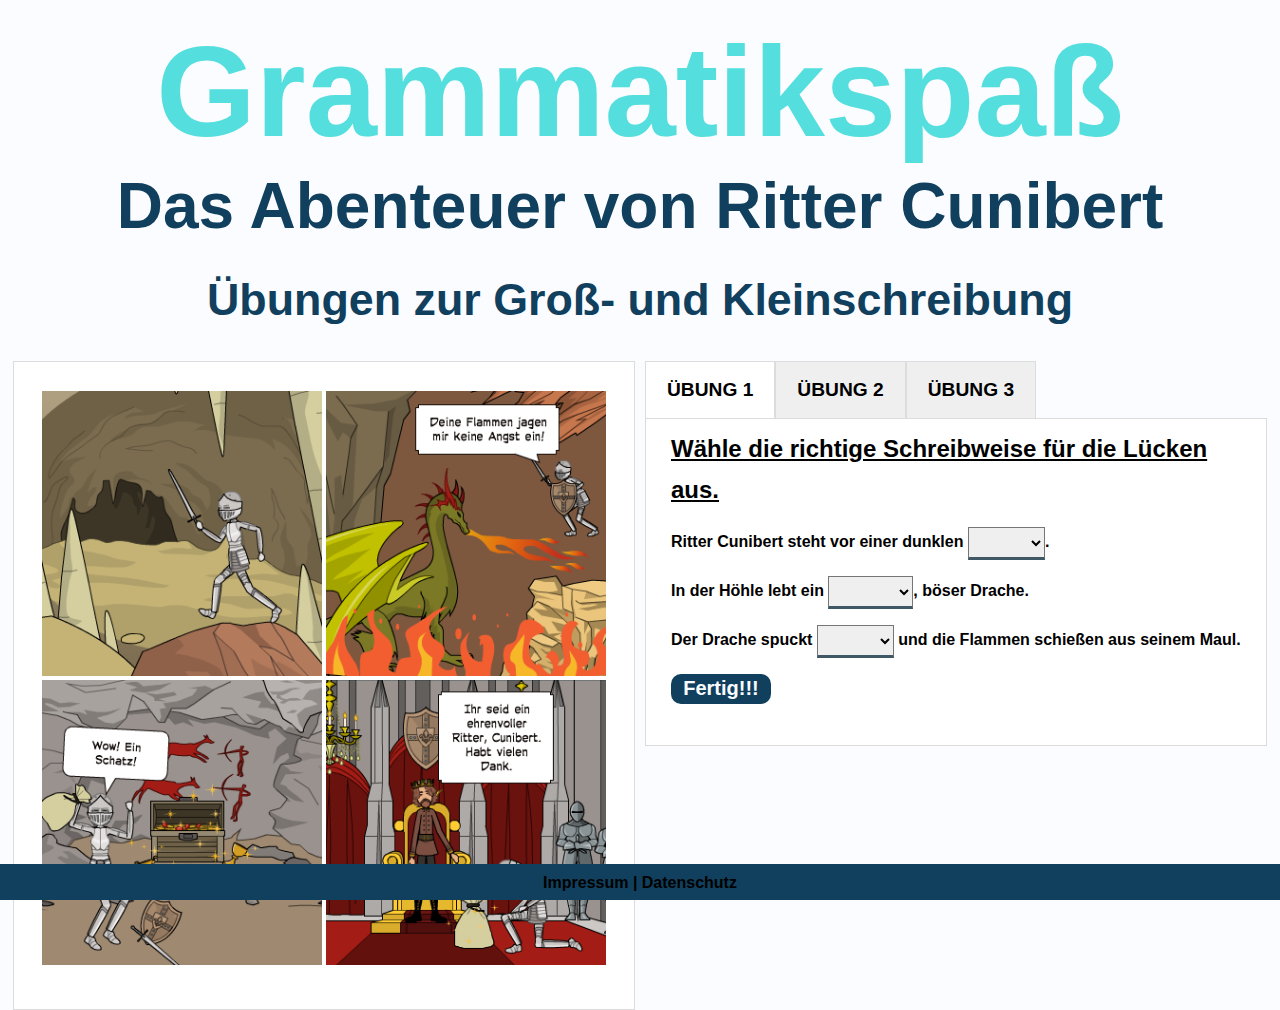
<file: Ritter_gk.html>
<!DOCTYPE HTML PUBLIC "-//W3C//DTD HTML 4.01 Transitional//EN" "http://www.w3.org/TR/html4/loose.dtd">
<html>
<head>
<title>Ritter mit h</title>
<meta name="author" content="Nils">
<meta name="editor" content="html-editor phase 5">
<meta charset="utf-8" />
<link rel="stylesheet" href="styles.css">
</head>
<body text="#000000" bgcolor="#FFFFFF" link="#FF0000" alink="#FF0000" vlink="#FF0000">
<a href="index.html"><h1>Grammatikspa&szlig;</h1></a>
<h3>Das Abenteuer von Ritter Cunibert</h3>
<h4>&Uuml;bungen zur Gro&szlig;- und Kleinschreibung</h4>
  <div class="column2">
     <div class="bilder">
       <ul class="tabs">
                <li>
                        <input type="radio" name="tabs1" id="tab4" checked />
                        <div id="tab-content4" class="tab-content">
                          <p><table>
                                 <tr>
                                   <td><img src="Bilder/Ritter/1.1.png" style="width:100%"</td>
                                   <td><img src="Bilder/Ritter/1.2.png" style="width:100%"</td>
                                 </tr>
                                 <tr>
                                   <td><img src="Bilder/Ritter/1.3.png" style="width:100%"</td>
                                   <td><img src="Bilder/Ritter/1.4.png" style="width:100%"</td>
                                 </tr>
                             </table></p>
                        </div>
                </li>
        </ul>
     </div>
  </div>
  <div class="column2">
     <ul class="tabs">
                <li>
                        <input type="radio" name="tabs" id="tab1" checked />
                        <label for="tab1">&Uuml;bung 1</label>
                        <div id="tab-content1" class="tab-content">
                          <task>W&auml;hle die richtige Schreibweise f&uuml;r die L&uuml;cken aus.</task>
                          <p>Ritter Cunibert steht vor einer dunklen <select id="answer1" size="1" class="" ><option value=""></option><option value="hoehle">h&ouml;hle</option><option value="Hoehle">H&ouml;hle</option></select>.</p>
                          <p>In der H&ouml;hle lebt ein <select id="answer2" size="1" class=""><option value=""></option><option value="grosser">gro&szlig;er</option><option value="Grosser">Gro&szlig;er</option></select>, b&ouml;ser Drache.</p>
                          <p>Der Drache spuckt <select id="answer3" size="1" class=""><option value=""></option><option value="feuer">feuer</option><option value="Feuer">Feuer</option></select> und die Flammen schie&szlig;en aus seinem Maul.</p>
                          <p><button onclick="uebung1()">Fertig!!!</button></p>
                          <p id="ergebnis1"> </p>
                        </div>
                </li>

                <li>
                        <input type="radio" name="tabs" id="tab2" />
                        <label for="tab2">&Uuml;bung 2</label>
                        <div id="tab-content2" class="tab-content">
                          <task>F&uuml;lle die L&uuml;cken mit der richtigen Schreibweise aus.</task>
                          <p>Ritter Cunibert hebt sein <input type="text" id="answer4" size="1" class="">child und wehrt damit die Flammen ab.</p>
                          <p>Nach einem erbitterten Kampf ist der <input type="text" id="answer5" size="1" class="">rache besiegt und Ritter Cunibert ist dar&uuml;ber sehr gl&uuml;cklich.</p>
                          <p>Ritter Cunibert findet in der H&ouml;hle einen <input type="text" id="answer6" size="1" class="">lten Schatz in einer Truhe.</p>
                          <p><button onclick="uebung2()">Fertig!!!</button></p>
                          <p id="ergebnis2"> </p>
                        </div>
                </li>

                <li>
                        <input type="radio" name="tabs" id="tab3" />
                        <label for="tab3">&Uuml;bung 3</label>
                        <div id="tab-content3" class="tab-content">
                          <task>Schreibe das richtige Wort in die L&uuml;cken.</task>
                          <p>Er verstaut das <input type="text" id="answer7" size="7"> und die Edelsteine in einem Sack und zieht ihn hinter sich aus der <input type="text" id="answer8" size="7">.</p>
                          <p>In der Burg angekommen, freut sich der <input type="text" id="answer9" size="7"> &uuml;ber den Goldschatz und lobt Ritter Cunibert f&uuml;r seine k&uuml;hne Tat.</p>
                          <p><button onclick="uebung3()">Fertig!!!</button></p>
                          <p id="ergebnis3"> </p>
                        </div>
                </li>
        </ul>
     </div>
<footer>

<a href="Impressum.html">Impressum</a> &#124;
<a href="AGB.html">Datenschutz</a>

</footer>
</body>

<script language="javascript">

function uebung1()
{

var x = 0;
if (document.getElementById("answer1").value == "Hoehle")
      {
        x=++x;
        document.getElementById("answer1").setAttribute("class","");
      }
else
     {
       document.getElementById("answer1").setAttribute("class","redText1");
     }
if (document.getElementById("answer2").value == "grosser")
      {
        x=++x;
        document.getElementById("answer2").setAttribute("class","");
      }
else
      {
        document.getElementById("answer2").setAttribute("class","redText1");
      }
if (document.getElementById("answer3").value == "Feuer")
      {
        x=++x;
        document.getElementById("answer3").setAttribute("class","");
      }
else
      {
        document.getElementById("answer3").setAttribute("class","redText1");
      }
if (x==3)
      {
        document.getElementById("ergebnis1").innerHTML="Alles richtig, lies weiter!";
      }
else
      {
        document.getElementById("ergebnis1").innerHTML="Schau nochmal &uuml;ber deine Antworten!";
      }
}

function uebung2()
{

var x = 0;
if (document.getElementById("answer4").value == "S")
      {
        x=++x;
      }
else
     {

     }
if (document.getElementById("answer5").value == "D")
      {
        x=++x;
      }
else
      {

      }
if (document.getElementById("answer6").value == "a")
      {
        x=++x;
      }
else
      {

      }
if (x==3)
      {
        document.getElementById("ergebnis2").innerHTML="Alles richtig, lies weiter!";
      }
else
      {
        document.getElementById("ergebnis2").innerHTML="Schau nochmal &uuml;ber deine Antworten!";
      }
}

function uebung3()
{

var x = 0;
var y = 0;
var str = "HIER";
var result = str.link("index.html");
if (document.getElementById("answer7").value == "Gold")
      {
        x=++x;
        document.getElementById("answer7").setAttribute("class","");
      }
else
     {
       document.getElementById("answer7").setAttribute("class","redText1");
       y=++y;
     }
if (document.getElementById("answer8").value == unescape("H%F6hle"))
      {
        x=++x;
        document.getElementById("answer8").setAttribute("class","");
      }
else
      {
        document.getElementById("answer8").setAttribute("class","redText1");
        y=++y;
      }
if (document.getElementById("answer9").value == unescape("K%F6nig"))
      {
        x=++x;
        document.getElementById("answer9").setAttribute("class","");
      }
else
      {
        document.getElementById("answer9").setAttribute("class","redText1");
        y=++y;
      }
if (x==3)
      {
        document.getElementById("ergebnis3").innerHTML="Alles richtig. Das Abenteuer ist zu Ende. Kehre " + result + " zur Startseite zur&uuml;ck.";
      }
else if (y==1)
      {
        document.getElementById("ergebnis3").innerHTML="Da hat sich noch ein Fehler eingeschlichen!";
      }
else if (y>1)
      {
        document.getElementById("ergebnis3").innerHTML="Da haben sich noch " + y + " Fehler eingeschlichen!";
      }
}
</script>

</html>
</file>
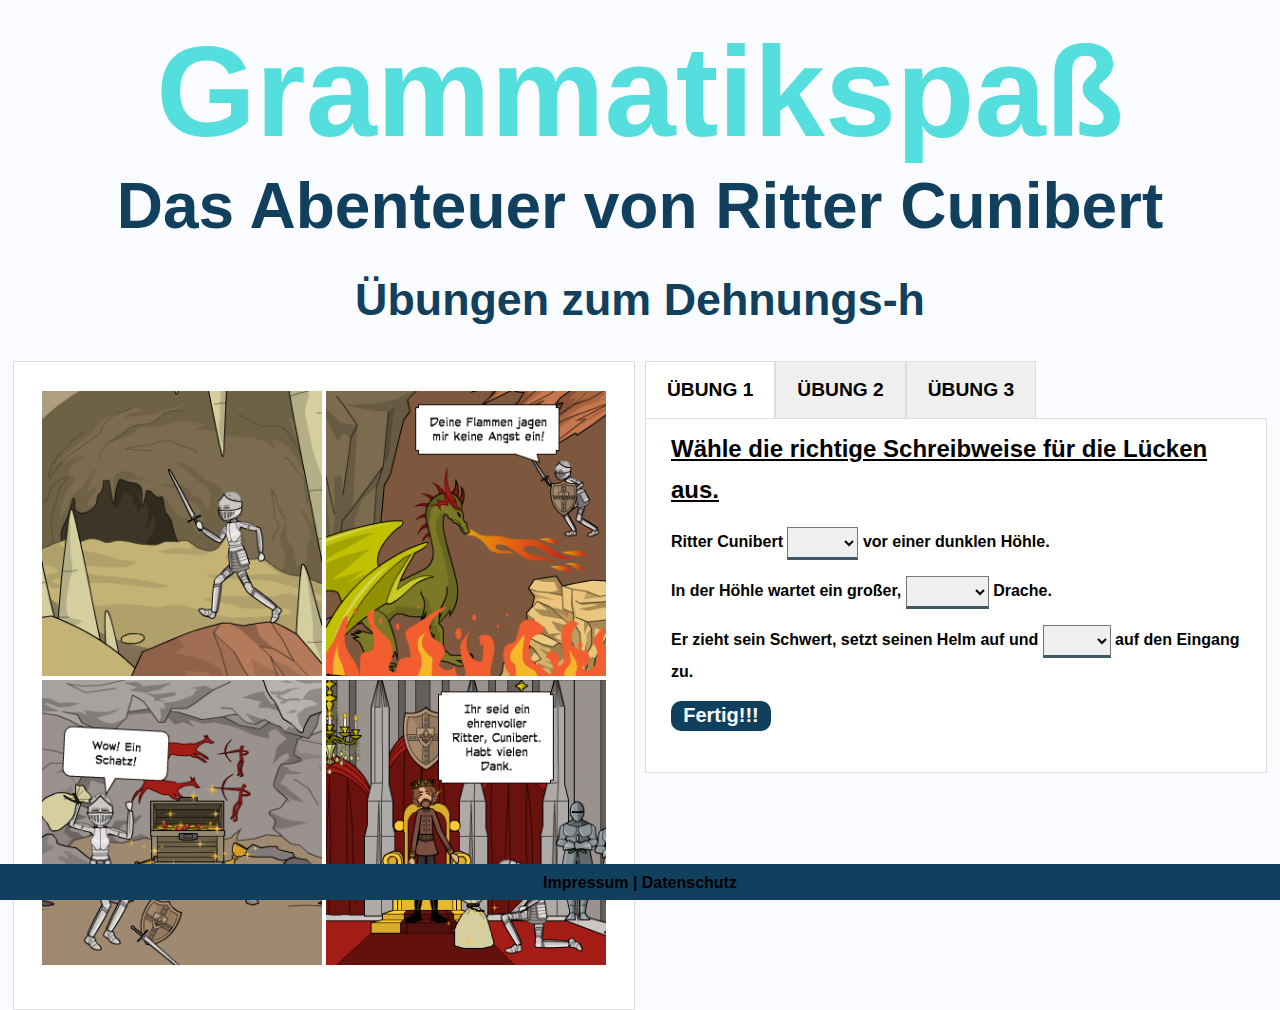
<file: Ritter_h.html>
<!DOCTYPE HTML PUBLIC "-//W3C//DTD HTML 4.01 Transitional//EN" "http://www.w3.org/TR/html4/loose.dtd">
<html>
<head>
<title>Ritter mit h</title>
<meta name="author" content="Nils">
<meta name="editor" content="html-editor phase 5">
<link rel="stylesheet" href="styles.css">
</head>
<body text="#000000" bgcolor="#FFFFFF" link="#FF0000" alink="#FF0000" vlink="#FF0000">
<a href="index.html"><h1>Grammatikspa&szlig;</h1></a>
<h3>Das Abenteuer von Ritter Cunibert</h3>
<h4>&Uuml;bungen zum Dehnungs-h</h4>
  <div class="column2">
     <div class="bilder">
       <ul class="tabs">
                <li>
                        <input type="radio" name="tabs1" id="tab4" checked />
                        <div id="tab-content4" class="tab-content">
                          <p><table>
                                 <tr>
                                   <td><img src="Bilder/Ritter/1.1.png" style="width:100%"</td>
                                   <td><img src="Bilder/Ritter/1.2.png" style="width:100%"</td>
                                 </tr>
                                 <tr>
                                   <td><img src="Bilder/Ritter/1.3.png" style="width:100%"</td>
                                   <td><img src="Bilder/Ritter/1.4.png" style="width:100%"</td>
                                 </tr>
                             </table></p>
                        </div>
                </li>
        </ul>
     </div>
  </div>
  <div class="column2">
     <ul class="tabs">
                <li>
                        <input type="radio" name="tabs" id="tab1" checked />
                        <label for="tab1">&Uuml;bung 1</label>
                        <div id="tab-content1" class="tab-content">
                          <task>W&auml;hle die richtige Schreibweise f&uuml;r die L&uuml;cken aus.</task>
                          <p>Ritter Cunibert <select id="answer1" size="1" class="" ><option value=""></option><option value="stet">stet</option><option value="steht">steht</option></select> vor einer dunklen H&ouml;hle.</p>
                          <p>In der H&ouml;hle wartet ein gro&szlig;er, <select id="answer2" size="1" class=""><option value=""></option><option value="boeser">b&ouml;ser</option><option value="boehser">b&ouml;hser</option></select> Drache.</p>
                          <p>Er zieht sein Schwert, setzt seinen Helm auf und <select id="answer3" size="1" class=""><option value=""></option><option value="get">get</option><option value="geht">geht</option></select> auf den Eingang zu.</p>
                          <p><button onclick="uebung1()">Fertig!!!</button></p>
                          <p id="ergebnis1"> </p>
                        </div>
                </li>

                <li>
                        <input type="radio" name="tabs" id="tab2" />
                        <label for="tab2">&Uuml;bung 2</label>
                        <div id="tab-content2" class="tab-content">
                          <task>F&uuml;lle die L&uuml;cken mit der richtigen Schreibweise aus.</task>
                          <p>Der Drache spei<input type="text" id="answer4" size="1" class="">t Feuer und die Flammen fliegen aus seinem Maul.</p>
                          <p>Ritter Cunibert hebt sein Schild und we<input type="text" id="answer5" size="1" class="">rt die Flammen ab.</p>
                          <p>Nach einem harten Kampf ist der Drache besie<input type="text" id="answer6" size="1" class="">gt und Ritter Cunibert gl&uuml;cklich.</p>
                          <p><button onclick="uebung2()">Fertig!!!</button></p>
                          <p id="ergebnis2"> </p>
                        </div>
                </li>

                <li>
                        <input type="radio" name="tabs" id="tab3" />
                        <label for="tab3">&Uuml;bung 3</label>
                        <div id="tab-content3" class="tab-content">
                          <task>Schreibe das richtige Wort in die L&uuml;cken.</task>
                          <p>Ritter Cunibert findet einen Goldschatz in einer alten <input type="text" id="answer7" size="7">.</p>
                          <p>Er verstaut das Gold und die Edelsteine in einem Sack und <input type="text" id="answer8" size="7"> ihn aus der H&ouml;hle.</p>
                          <p>In der Burg angekommen, freut sich der K&ouml;nig und er <input type="text" id="answer9" size="7"> Ritter Cunibert.</p>
                          <p><button onclick="uebung3()">Fertig!!!</button></p>
                          <p id="ergebnis3"> </p>
                        </div>
                </li>
        </ul>
     </div>

<footer>

<a href="Impressum.html">Impressum</a> &#124;
<a href="AGB.html">Datenschutz</a>

</footer>
</body>

<script language="javascript">

function uebung1()
{

var x = 0;
if (document.getElementById("answer1").value == "steht")
      {
        x=++x;
        document.getElementById("answer1").setAttribute("class","");
      }
else
     {
       document.getElementById("answer1").setAttribute("class","redText1");
     }
if (document.getElementById("answer2").value == "boeser")
      {
        x=++x;
        document.getElementById("answer2").setAttribute("class","");
      }
else
      {
        document.getElementById("answer2").setAttribute("class","redText1");
      }
if (document.getElementById("answer3").value == "geht")
      {
        x=++x;
        document.getElementById("answer3").setAttribute("class","");
      }
else
      {
        document.getElementById("answer3").setAttribute("class","redText1");
      }
if (x==3)
      {
        document.getElementById("ergebnis1").innerHTML="Alles richtig, lies weiter!";
      }
else
      {
        document.getElementById("ergebnis1").innerHTML="Schau nochmal &uuml;ber deine Antworten!";
      }
}

function uebung2()
{

var x = 0;
if (document.getElementById("answer4").value == "h")
      {
        x=++x;
      }
else
     {

     }
if (document.getElementById("answer5").value == "h")
      {
        x=++x;
      }
else
      {

      }
if (document.getElementById("answer6").value == "")
      {
        x=++x;
      }
else
      {

      }
if (x==3)
      {
        document.getElementById("ergebnis2").innerHTML="Alles richtig, lies weiter!";
      }
else
      {
        document.getElementById("ergebnis2").innerHTML="Schau nochmal &uuml;ber deine Antworten!";
      }
}

function uebung3()
{

var x = 0;
var y = 0;
var str = "HIER";
var result = str.link("index.html");
if (document.getElementById("answer7").value == "Truhe")
      {
        x=++x;
        document.getElementById("answer7").setAttribute("class","");
      }
else
     {
       document.getElementById("answer7").setAttribute("class","redText1");
       y=++y;
     }
if (document.getElementById("answer8").value == "geht")
      {
        x=++x;
        document.getElementById("answer8").setAttribute("class","");
      }
else
      {
        document.getElementById("answer8").setAttribute("class","redText1");
        y=++y;
      }
if (document.getElementById("answer9").value == "lobt")
      {
        x=++x;
        document.getElementById("answer9").setAttribute("class","");
      }
else
      {
        document.getElementById("answer9").setAttribute("class","redText1");
        y=++y;
      }
if (x==3)
      {
        document.getElementById("ergebnis3").innerHTML="Alles richtig. Das Abenteuer ist zu Ende. Kehre " + result + " zur Startseite zur&uuml;ck.";
      }
else if (y==1)
      {
        document.getElementById("ergebnis3").innerHTML="Da hat sich noch ein Fehler eingeschlichen!";
      }
else if (y>1)
      {
        document.getElementById("ergebnis3").innerHTML="Da haben sich noch " + y + " Fehler eingeschlichen!";
      }
}
</script>

</html>
</file>
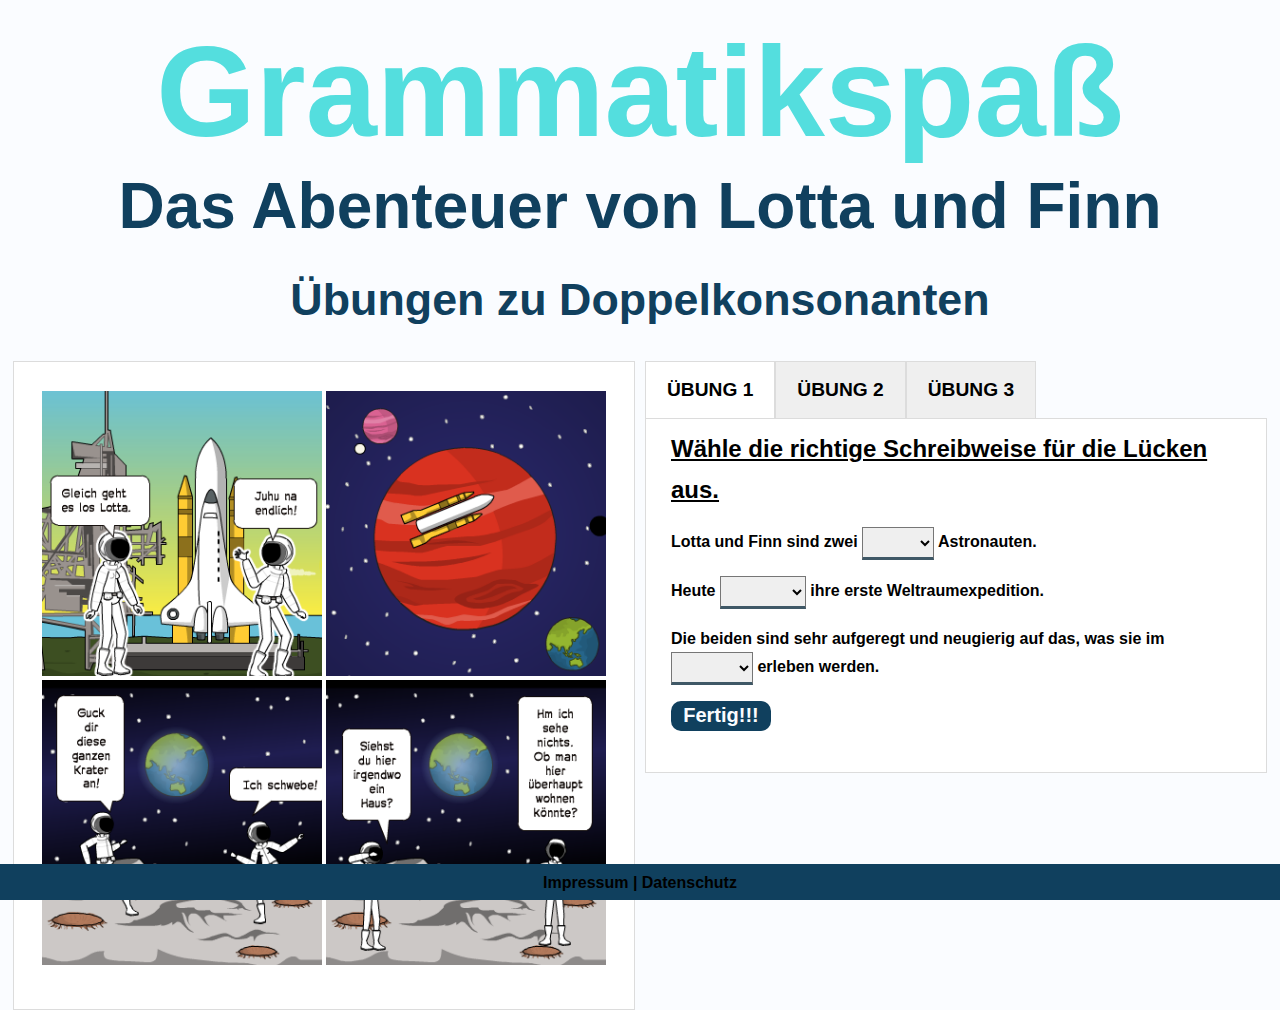
<file: Weltall_dk.html>
<!DOCTYPE HTML PUBLIC "-//W3C//DTD HTML 4.01 Transitional//EN" "http://www.w3.org/TR/html4/loose.dtd">
<html>
<head>
<title>Ritter mit h</title>
<meta name="author" content="Nils">
<meta name="editor" content="html-editor phase 5">
<link rel="stylesheet" href="styles.css">
</head>
<body text="#000000" bgcolor="#FFFFFF" link="#FF0000" alink="#FF0000" vlink="#FF0000">
<a href="index.html"><h1>Grammatikspa&szlig;</h1></a>
<h3>Das Abenteuer von Lotta und Finn</h3>
<h4>&Uuml;bungen zu Doppelkonsonanten</h4>
  <div class="column2">
     <div class="bilder">
       <ul class="tabs">

                        <input type="radio" name="tabs1" id="tab4" checked />
                        <div id="tab-content4" class="tab-content">
                          <p><table>
                                 <tr>
                                   <td><img src="Bilder/Weltall/1.1.png" style="width:100%"</td>
                                   <td><img src="Bilder/Weltall/1.2.png" style="width:100%"</td>
                                 </tr>
                                 <tr>
                                   <td><img src="Bilder/Weltall/1.3.png" style="width:100%"</td>
                                   <td><img src="Bilder/Weltall/1.4.png" style="width:100%"</td>
                                 </tr>
                             </table></p>
       </ul>
     </div>
  </div>
  <div class="column2">
     <ul class="tabs">
                <li>
                        <input type="radio" name="tabs" id="tab1" checked />
                        <label for="tab1">&Uuml;bung 1</label>
                        <div id="tab-content1" class="tab-content">
                          <task>W&auml;hle die richtige Schreibweise f&uuml;r die L&uuml;cken aus.</task>
                          <p>Lotta und Finn sind zwei <select id="answer1" size="1" class="" ><option value=""></option><option value="nete">nete</option><option value="nette">nette</option></select> Astronauten.</p>
                          <p>Heute <select id="answer2" size="1" class=""><option value=""></option><option value="begint">begint</option><option value="beginnt">beginnt</option></select> ihre erste Weltraumexpedition.</p>
                          <p>Die beiden sind sehr aufgeregt und neugierig auf das, was sie im <select id="answer3" size="1" class=""><option value=""></option><option value="Weltal">Weltal</option><option value="Weltall">Weltall</option></select> erleben werden.</p>
                          <p><button onclick="uebung1()">Fertig!!!</button></p>
                          <p id="ergebnis1"> </p>
                        </div>
                </li>

                <li>
                        <input type="radio" name="tabs" id="tab2" />
                        <label for="tab2">&Uuml;bung 2</label>
                        <div id="tab-content2" class="tab-content">
                          <task>F&uuml;lle die L&uuml;cken mit der richtigen Schreibweise aus.</task>
                          <p>Nach dem aufregenden Start beginnt ihre spa<input type="text" id="answer4" size="1" class="">ende Reise.</p>
                          <p>Sie fliegen mit ihrer Ra<input type="text" id="answer5" size="1" class="">ete an unz&auml;hligen Sternen und Planeten vorbei.</p>
                          <p>So viele Sterne haben die beiden Astronauten Lo<input type="text" id="answer6" size="1" class="">a und Fi<input type="text" id="answer6.1" size="7" class=""> noch nie gesehen.</p>
                          <p><button onclick="uebung2()">Fertig!!!</button></p>
                          <p id="ergebnis2"> </p>
                        </div>
                </li>

                <li>
                        <input type="radio" name="tabs" id="tab3" />
                        <label for="tab3">&Uuml;bung 3</label>
                        <div id="tab-content3" class="tab-content">
                          <task>Schreibe das richtige Wort in die L&uuml;cken.</task>
                          <p>Sie landen auf einem Planeten, den wir alle <input type="text" id="answer7" size="7">.</p>
                          <p>Es handelt sich um den Mond.</p>
                          <p>Alles ist sehr staubig und auf dem Boden befinden sich <input type="text" id="answer8" size="7"> Krater.</p>
                          <p>Finn und Lotta schweben f&ouml;rmlich &uuml;ber den Boden und k&ouml;nnen ihr Gl&uuml;ck nicht <input type="text" id="answer9" size="7">.</p>
                          <p><button onclick="uebung3()">Fertig!!!</button></p>
                          <p id="ergebnis3"> </p>
                        </div>
                </li>
        </ul>
     </div>
<footer>

<a href="Impressum.html">Impressum</a> &#124;
<a href="AGB.html">Datenschutz</a>

</footer>
</body>

<script language="javascript">

function uebung1()
{

var x = 0;
if (document.getElementById("answer1").value == "nette")
      {
        x=++x;
        document.getElementById("answer1").setAttribute("class","");
      }
else
     {
       document.getElementById("answer1").setAttribute("class","redText1");
     }
if (document.getElementById("answer2").value == "beginnt")
      {
        x=++x;
        document.getElementById("answer2").setAttribute("class","");
      }
else
      {
        document.getElementById("answer2").setAttribute("class","redText1");
      }
if (document.getElementById("answer3").value == "Weltall")
      {
        x=++x;
        document.getElementById("answer3").setAttribute("class","");
      }
else
      {
        document.getElementById("answer3").setAttribute("class","redText1");
      }
if (x==3)
      {
        document.getElementById("ergebnis1").innerHTML="Alles richtig, lies weiter!";
      }
else
      {
        document.getElementById("ergebnis1").innerHTML="Schau nochmal &uuml;ber deine Antworten!";
      }
}

function uebung2()
{

var x = 0;
if (document.getElementById("answer4").value == "nn")
      {
        x=++x;
      }
else
     {

     }
if (document.getElementById("answer5").value == "k")
      {
        x=++x;
      }
else
      {

      }
if (document.getElementById("answer6").value == "tt")
      {
        x=++x;
      }
else
      {

      }
if (document.getElementById("answer6.1").value == "nn")
      {
        x=++x;
      }
else
      {

      }
if (x==4)
      {
        document.getElementById("ergebnis2").innerHTML="Alles richtig, lies weiter!";
      }
else
      {
        document.getElementById("ergebnis2").innerHTML="Schau nochmal &uuml;ber deine Antworten!";
      }
}

function uebung3()
{

var x = 0;
var y = 0;
var str = "HIER";
var result = str.link("index.html");
if (document.getElementById("answer7").value == "kennen")
      {
        x=++x;
        document.getElementById("answer7").setAttribute("class","");
      }
else
     {
       document.getElementById("answer7").setAttribute("class","redText1");
       y=++y;
     }
if (document.getElementById("answer8").value == "viele")
      {
        x=++x;
        document.getElementById("answer8").setAttribute("class","");
      }
else
      {
        document.getElementById("answer8").setAttribute("class","redText1");
        y=++y;
      }
if (document.getElementById("answer9").value == "fassen")
      {
        x=++x;
        document.getElementById("answer9").setAttribute("class","");
      }
else
      {
        document.getElementById("answer9").setAttribute("class","redText1");
        y=++y;
      }
if (x==3)
      {
        document.getElementById("ergebnis3").innerHTML="Alles richtig. Das Abenteuer ist zu Ende. Kehre " + result + " zur Startseite zur&uuml;ck.";
      }
else if (y==1)
      {
        document.getElementById("ergebnis3").innerHTML="Da hat sich noch ein Fehler eingeschlichen!";
      }
else if (y>1)
      {
        document.getElementById("ergebnis3").innerHTML="Da haben sich noch " + y + " Fehler eingeschlichen!";
      }
}
</script>

</html>
</file>
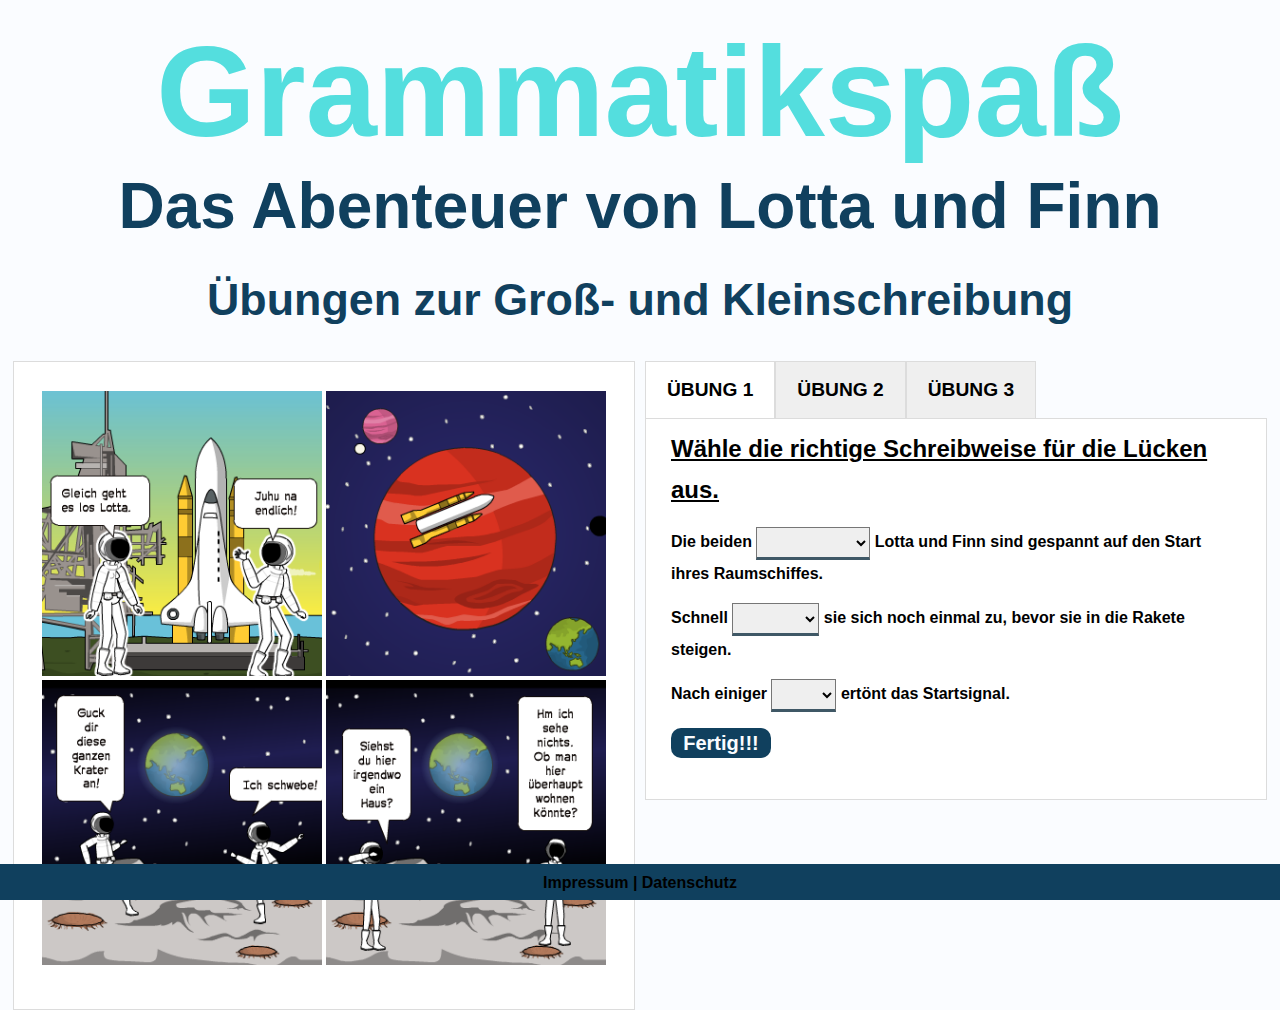
<file: Weltall_gk.html>
<!DOCTYPE HTML PUBLIC "-//W3C//DTD HTML 4.01 Transitional//EN" "http://www.w3.org/TR/html4/loose.dtd">
<html>
<head>
<title>Ritter mit h</title>
<meta name="author" content="Nils">
<meta name="editor" content="html-editor phase 5">
<link rel="stylesheet" href="styles.css">
</head>
<body text="#000000" bgcolor="#FFFFFF" link="#FF0000" alink="#FF0000" vlink="#FF0000">
<a href="index.html"><h1>Grammatikspa&szlig;</h1></a>
<h3>Das Abenteuer von Lotta und Finn</h3>
<h4>&Uuml;bungen zur Gro&szlig;- und Kleinschreibung</h4>
  <div class="column2">
     <div class="bilder">
       <ul class="tabs">

                        <input type="radio" name="tabs1" id="tab4" checked />
                        <div id="tab-content4" class="tab-content">
                          <p><table>
                                 <tr>
                                   <td><img src="Bilder/Weltall/1.1.png" style="width:100%"</td>
                                   <td><img src="Bilder/Weltall/1.2.png" style="width:100%"</td>
                                 </tr>
                                 <tr>
                                   <td><img src="Bilder/Weltall/1.3.png" style="width:100%"</td>
                                   <td><img src="Bilder/Weltall/1.4.png" style="width:100%"</td>
                                 </tr>
                             </table></p>
       </ul>
     </div>
  </div>
  <div class="column2">
     <ul class="tabs">
                <li>
                        <input type="radio" name="tabs" id="tab1" checked />
                        <label for="tab1">&Uuml;bung 1</label>
                        <div id="tab-content1" class="tab-content">
                          <task>W&auml;hle die richtige Schreibweise f&uuml;r die L&uuml;cken aus.</task>
                          <p>Die beiden <select id="answer1" size="1" class="" ><option value=""></option><option value="astronauten">astronauten</option><option value="Astronauten">Astronauten</option></select> Lotta und Finn sind gespannt auf den Start ihres Raumschiffes.</p>
                          <p>Schnell <select id="answer2" size="1" class=""><option value=""></option><option value="winken">winken</option><option value="Winken">Winken</option></select> sie sich noch einmal zu, bevor sie in die Rakete steigen.</p>
                          <p>Nach einiger <select id="answer3" size="1" class=""><option value=""></option><option value="zeit">zeit</option><option value="Zeit">Zeit</option></select> ert&ouml;nt das Startsignal.</p>
                          <p><button onclick="uebung1()">Fertig!!!</button></p>
                          <p id="ergebnis1"> </p>
                        </div>
                </li>

                <li>
                        <input type="radio" name="tabs" id="tab2" />
                        <label for="tab2">&Uuml;bung 2</label>
                        <div id="tab-content2" class="tab-content">
                          <task>F&uuml;lle die L&uuml;cken mit der richtigen Schreibweise aus.</task>
                          <p>Sie fliegen im Weltall an vielen Planeten und <input type="text" id="answer4" size="1" class="">ternen vorbei und k&ouml;nnen hinunter auf die Erde schauen.</p>
                          <p>�Die Erde sieht ja winzig <input type="text" id="answer5" size="1" class="">lein aus.�, sagt Finn zu Lotta.</p>
                          <p>Lotta meint, dass das an ihrer schnellen <input type="text" id="answer6" size="1" class="">eschwindigkeit liegt.</p>
                          <p><button onclick="uebung2()">Fertig!!!</button></p>
                          <p id="ergebnis2"> </p>
                        </div>
                </li>

                <li>
                        <input type="radio" name="tabs" id="tab3" />
                        <label for="tab3">&Uuml;bung 3</label>
                        <div id="tab-content3" class="tab-content">
                          <task>Schreibe das richtige Wort in die L&uuml;cken.</task>
                          <p>Wei&szlig;t du, auf <input type="text" id="answer7" size="7"> Planeten die Beiden gelandet sind?</p>
                          <p>Sie sind auf dem <input type="text" id="answer8" size="7"> gelandet.</p>
                          <p>Der <input type="text" id="answer9" size="7"> ist bedeckt mit unz&auml;hligen Mondkratern.</p>
                          <p><button onclick="uebung3()">Fertig!!!</button></p>
                          <p id="ergebnis3"> </p>
                        </div>
                </li>
        </ul>
     </div>
<footer>

<a href="Impressum.html">Impressum</a> &#124;
<a href="AGB.html">Datenschutz</a>

</footer>
</body>

<script language="javascript">

function uebung1()
{

var x = 0;
if (document.getElementById("answer1").value == "Astronauten")
      {
        x=++x;
        document.getElementById("answer1").setAttribute("class","");
      }
else
     {
       document.getElementById("answer1").setAttribute("class","redText1");
     }
if (document.getElementById("answer2").value == "winken")
      {
        x=++x;
        document.getElementById("answer2").setAttribute("class","");
      }
else
      {
        document.getElementById("answer2").setAttribute("class","redText1");
      }
if (document.getElementById("answer3").value == "Zeit")
      {
        x=++x;
        document.getElementById("answer3").setAttribute("class","");
      }
else
      {
        document.getElementById("answer3").setAttribute("class","redText1");
      }
if (x==3)
      {
        document.getElementById("ergebnis1").innerHTML="Alles richtig, lies weiter!";
      }
else
      {
        document.getElementById("ergebnis1").innerHTML="Schau nochmal &uuml;ber deine Antworten!";
      }
}

function uebung2()
{

var x = 0;
if (document.getElementById("answer4").value == "S")
      {
        x=++x;
      }
else
     {

     }
if (document.getElementById("answer5").value == "k")
      {
        x=++x;
      }
else
      {

      }
if (document.getElementById("answer6").value == "G")
      {
        x=++x;
      }
else
      {

      }
if (x==3)
      {
        document.getElementById("ergebnis2").innerHTML="Alles richtig, lies weiter!";
      }
else
      {
        document.getElementById("ergebnis2").innerHTML="Schau nochmal &uuml;ber deine Antworten!";
      }
}

function uebung3()
{

var x = 0;
var y = 0;
var str = "HIER";
var result = str.link("index.html");
if (document.getElementById("answer7").value == "welchem")
      {
        x=++x;
        document.getElementById("answer7").setAttribute("class","");
      }
else
     {
       document.getElementById("answer7").setAttribute("class","redText1");
       y=++y;
     }
if (document.getElementById("answer8").value == "Mond")
      {
        x=++x;
        document.getElementById("answer8").setAttribute("class","");
      }
else
      {
        document.getElementById("answer8").setAttribute("class","redText1");
        y=++y;
      }
if (document.getElementById("answer9").value == "Planet")
      {
        x=++x;
        document.getElementById("answer9").setAttribute("class","");
      }
else
      {
        document.getElementById("answer9").setAttribute("class","redText1");
        y=++y;
      }
if (x==3)
      {
        document.getElementById("ergebnis3").innerHTML="Alles richtig. Das Abenteuer ist zu Ende. Kehre " + result + " zur Startseite zur&uuml;ck.";
      }
else if (y==1)
      {
        document.getElementById("ergebnis3").innerHTML="Da hat sich noch ein Fehler eingeschlichen!";
      }
else if (y>1)
      {
        document.getElementById("ergebnis3").innerHTML="Da haben sich noch " + y + " Fehler eingeschlichen!";
      }
}
</script>

</html>
</file>
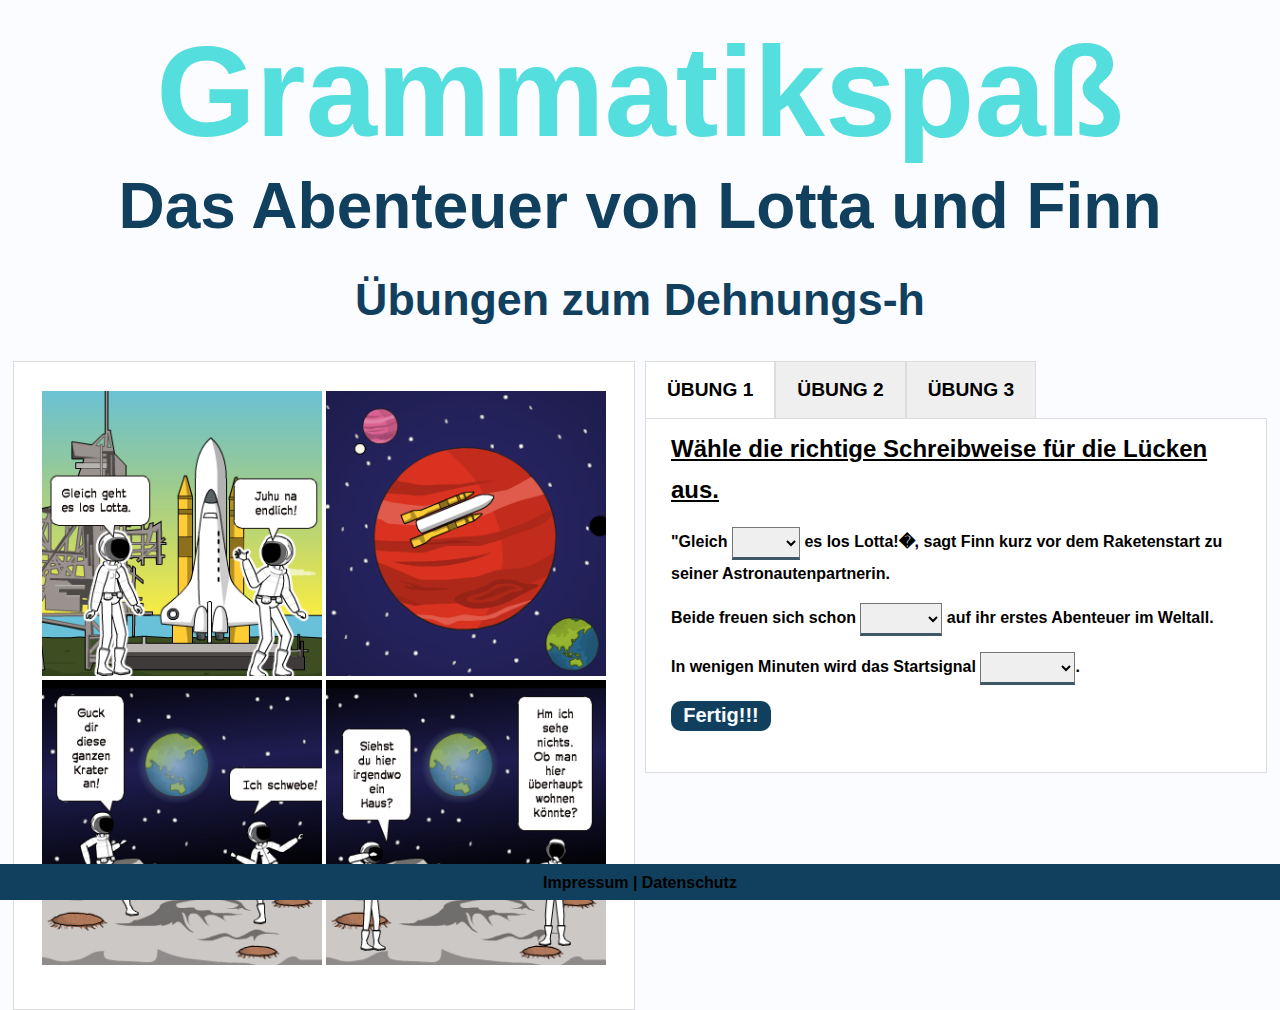
<file: Weltall_h.html>
<!DOCTYPE HTML PUBLIC "-//W3C//DTD HTML 4.01 Transitional//EN" "http://www.w3.org/TR/html4/loose.dtd">
<html>
<head>
<title>Ritter mit h</title>
<meta name="author" content="Nils">
<meta name="editor" content="html-editor phase 5">
<link rel="stylesheet" href="styles.css">
</head>
<body text="#000000" bgcolor="#FFFFFF" link="#FF0000" alink="#FF0000" vlink="#FF0000">
<a href="index.html"><h1>Grammatikspa&szlig;</h1></a>
<h3>Das Abenteuer von Lotta und Finn</h3>
<h4>&Uuml;bungen zum Dehnungs-h</h4>
  <div class="column2">
     <div class="bilder">
       <ul class="tabs">

                        <input type="radio" name="tabs1" id="tab4" checked />
                        <div id="tab-content4" class="tab-content">
                          <p><table>
                                 <tr>
                                   <td><img src="Bilder/Weltall/1.1.png" style="width:100%"</td>
                                   <td><img src="Bilder/Weltall/1.2.png" style="width:100%"</td>
                                 </tr>
                                 <tr>
                                   <td><img src="Bilder/Weltall/1.3.png" style="width:100%"</td>
                                   <td><img src="Bilder/Weltall/1.4.png" style="width:100%"</td>
                                 </tr>
                             </table></p>
       </ul>
     </div>
  </div>
  <div class="column2">
     <ul class="tabs">
                <li>
                        <input type="radio" name="tabs" id="tab1" checked />
                        <label for="tab1">&Uuml;bung 1</label>
                        <div id="tab-content1" class="tab-content">
                          <task>W&auml;hle die richtige Schreibweise f&uuml;r die L&uuml;cken aus.</task>
                          <p>"Gleich <select id="answer1" size="1" class="" ><option value=""></option><option value="get">get</option><option value="geht">geht</option></select> es los Lotta!�, sagt Finn kurz vor dem Raketenstart zu seiner Astronautenpartnerin.</p>
                          <p>Beide freuen sich schon <select id="answer2" size="1" class=""><option value=""></option><option value="riesig">riesig</option><option value="riehsig">riehsig</option></select> auf ihr erstes Abenteuer im Weltall.</p>
                          <p>In wenigen Minuten wird das Startsignal <select id="answer3" size="1" class=""><option value=""></option><option value="ertoenen">ert&ouml;nen</option><option value="ertoehnen">ert&ouml;hnen</option></select>.</p>
                          <p><button onclick="uebung1()">Fertig!!!</button></p>
                          <p id="ergebnis1"> </p>
                        </div>
                </li>

                <li>
                        <input type="radio" name="tabs" id="tab2" />
                        <label for="tab2">&Uuml;bung 2</label>
                        <div id="tab-content2" class="tab-content">
                          <task>F&uuml;lle die L&uuml;cken mit der richtigen Schreibweise aus.</task>
                          <p>Bald schon fliegen Lotta und Finn an vie<input type="text" id="answer4" size="1" class="">len Sternen und Planeten vorbei.</p>
                          <p>Die Erde sie<input type="text" id="answer5" size="1" class="">t aus dem Weltall winzig klein aus.</p>
                          <p>Schon ba<input type="text" id="answer6" size="1" class="">ld haben die beiden Astronauten ihr Ziel erreicht.</p>
                          <p><button onclick="uebung2()">Fertig!!!</button></p>
                          <p id="ergebnis2"> </p>
                        </div>
                </li>

                <li>
                        <input type="radio" name="tabs" id="tab3" />
                        <label for="tab3">&Uuml;bung 3</label>
                        <div id="tab-content3" class="tab-content">
                          <task>Schreibe das richtige Wort in die L&uuml;cken.</task>
                          <p>Nach der Landung auf dem Mond <input type="text" id="answer7" size="7"> Lotta und Finn nur so &uuml;ber den Boden.</p>
                          <p>Sie fragen sich, ob man auf dem Mond <input type="text" id="answer8" size="7"> k&ouml;nnte.</p>
                          <p>Man b&auml;uchte allerdings immer einen Anzug mit Luft, um zu <input type="text" id="answer9" size="7">.</p>
                          <p><button onclick="uebung3()">Fertig!!!</button></p>
                          <p id="ergebnis3"> </p>
                        </div>
                </li>
        </ul>
     </div>
<footer>

<a href="Impressum.html">Impressum</a> &#124;
<a href="AGB.html">Datenschutz</a>

</footer>
</body>

<script language="javascript">

function uebung1()
{

var x = 0;
if (document.getElementById("answer1").value == "geht")
      {
        x=++x;
        document.getElementById("answer1").setAttribute("class","");
      }
else
     {
       document.getElementById("answer1").setAttribute("class","redText1");
     }
if (document.getElementById("answer2").value == "riesig")
      {
        x=++x;
        document.getElementById("answer2").setAttribute("class","");
      }
else
      {
        document.getElementById("answer2").setAttribute("class","redText1");
      }
if (document.getElementById("answer3").value == "ertoenen")
      {
        x=++x;
        document.getElementById("answer3").setAttribute("class","");
      }
else
      {
        document.getElementById("answer3").setAttribute("class","redText1");
      }
if (x==3)
      {
        document.getElementById("ergebnis1").innerHTML="Alles richtig, lies weiter!";
      }
else
      {
        document.getElementById("ergebnis1").innerHTML="Schau nochmal &uuml;ber deine Antworten!";
      }
}

function uebung2()
{

var x = 0;
if (document.getElementById("answer4").value == "")
      {
        x=++x;
      }
else
     {

     }
if (document.getElementById("answer5").value == "h")
      {
        x=++x;
      }
else
      {

      }
if (document.getElementById("answer6").value == "")
      {
        x=++x;
      }
else
      {

      }
if (x==3)
      {
        document.getElementById("ergebnis2").innerHTML="Alles richtig, lies weiter!";
      }
else
      {
        document.getElementById("ergebnis2").innerHTML="Schau nochmal &uuml;ber deine Antworten!";
      }
}

function uebung3()
{

var x = 0;
var y = 0;
var str = "HIER";
var result = str.link("index.html");
if (document.getElementById("answer7").value == "schweben")
      {
        x=++x;
        document.getElementById("answer7").setAttribute("class","");
      }
else
     {
       document.getElementById("answer7").setAttribute("class","redText1");
       y=++y;
     }
if (document.getElementById("answer8").value == "leben")
      {
        x=++x;
        document.getElementById("answer8").setAttribute("class","");
      }
else
      {
        document.getElementById("answer8").setAttribute("class","redText1");
        y=++y;
      }
if (document.getElementById("answer9").value == "atmen")
      {
        x=++x;
        document.getElementById("answer9").setAttribute("class","");
      }
else
      {
        document.getElementById("answer9").setAttribute("class","redText1");
        y=++y;
      }
if (x==3)
      {
        document.getElementById("ergebnis3").innerHTML="Alles richtig. Das Abenteuer ist zu Ende. Kehre " + result + " zur Startseite zur&uuml;ck.";
      }
else if (y==1)
      {
        document.getElementById("ergebnis3").innerHTML="Da hat sich noch ein Fehler eingeschlichen!";
      }
else if (y>1)
      {
        document.getElementById("ergebnis3").innerHTML="Da haben sich noch " + y + " Fehler eingeschlichen!";
      }
}
</script>

</html>
</file>
<file: styles.css>
/*Text, �berschriften*/

body {
    background-color: #FAFCFF;
    font-family: "Calibri", sans-serif;
    font-weight: bold;
    padding-bottom: 60px;
}
h1 {
    color: #54DEDE;
    font-family: "Calibri", sans-serif;
    font-size: 10vw;
    text-align: center;
    line-height: 0.1;
}
h3 {
    color: #10405E;
    font-family: "Calibri", sans-serif;
    font-size:5vw;
    text-align: center;
    line-height: 0.7;
}
h4 {
    color: #10405E;
    font-family: "Calibri", sans-serif;
    font-size:3.5vw;
    text-align: center;
    line-height: 0.3;
}
task {
    font-family: "Calibri", sans-serif;
    font-size: 24px;
    line-height: 1.7;
    text-decoration: underline;
}
a {
    text-decoration: none;
    color: black;
}

table {
     margin: auto;
}

/*Fu�zeile*/
footer {
    color: black;
    height: 36px;
    position: fixed;
    text-align: center;
    background: #10405E;
    padding: 10px;
    bottom: 0;
    left: 0;
    right: 0;
    z-index: 2;
}

/*Buttons in der �bungsseite*/
button {
    background: #10405E;
    color: #FAFCFF;
    width: 100px;
    height: 30px;
    font-weight: bold;
    font-family: "Calibri", sans-serif;
    font-size: 20px;
    border: none;
    border-radius: 10px;
    cursor: pointer;
    transition: all 0.3s ease;
}
button:hover {
  font-size: 18px;
}
/* Button hat ein eigenes Design*/
button.hp {
  width: 400px;
  height: 40px;
  position: absolute;
  margin: auto;
  transform: translate(-50%, -80%);
  font-family: 'Calibri', sans-serif;
  font-size: 30px;
  font-weight: bold;
  color: #FAFCFF;
  border: none;
  border-radius: 10px;
  outline: none;
  background: linear-gradient(45deg, #10405E, teal, #10405E);
  background-size: 400% 400%;
  box-shadow: 1vw 1vw 0 #54DEDE;
  cursor: pointer;
  transition: all 0.3s ease;
}
button.hp:hover {
  animation: gradient 10s ease infinite;
  font-size: 25px;
  box-shadow: 0.2vw 0.2vw 0 #54DEDE;
}

@keyframes gradient {
  50% {
    background-position: 100% 0;
  }
}

/*Bilder als Radiobuttons*/
/* HIDE RADIO */
[type=radio] {
  position: absolute;
  opacity: 0;
  width: 0;
  height: 0;
}

/* IMAGE STYLES */
[type=radio] + img {
  cursor: pointer;
}

/* CHECKED STYLES */
[type=radio]:checked + img {
  border-bottom: 5px solid #FF8F00;
  border-top: 5px solid #FF8F00;
  border-radius: 5px;
}

/*Bilder werden zu Parallelogram und haben orangenen Rahmen*/
.clip-parallelogram {
    clip-path: polygon(15% 0%, 100% 0%, 85% 100%, 0% 100%);
}
input[type=image]:focus {
    border-bottom: 5px solid #FF8F00;
    border-top: 5px solid #FF8F00;
    border-radius: 5px;
}

/*�bungen haben einen orangenen Focus, wenn sie falsch sind*/
.redText1 {
    background-color:#FF8F00;
}

/*Textfelder haben einen anderen Style*/
input[type=text] {
    padding: 6px 10px;
    border: 1px solid #a9a9a9;
    border-bottom: 3px solid #3F5866;
}

/*Selectboxen haben einen anderen Style*/
select {
    padding: 6px 10px;
    box-sizing: border-box;
    border-bottom: 3px solid #3F5866;
}

/*Aufteilung der Inhalte in 3er Boxen die sich verschieben*/
* {
    box-sizing: border-box;
}

.column3 {
    float: left;
    width: 33.33%;
    padding: 5px;
    text-align: center;
}

.column2 {
    float: left;
    width: 50%;
    padding: 5px;
}


/* Clearfix (clear floats) */
.row::after {
    content: "";
    clear: both;
    display: table;
}

@media screen and (max-width: 1100px) {
    .column3 {
        width: 100%;
    }
  }

@media screen and (max-width: 1100px) {
    .column2 {
        width: 650px;
        float: none;
        margin: auto;
    }
    .bilder {
       height: 715px;
    }
}

@media screen and (max-width: 680px) {
    .column2 {
        width: 100%;
        float: none;
        margin: auto;
    }
    .bilder {
       height: 105vw;
  }
}

/*Indviduelle Radiobuttons*/
/* Customize the label (the container) */
.container {
  position: relative;
  padding-left: 35px;
  margin-bottom: 20px;
  cursor: pointer;
  font-size: 30px;
  -webkit-user-select: none;
  -moz-user-select: none;
  -ms-user-select: none;
  user-select: none;
}

/* Hide the browser's default radio button */
.container input {
  position: absolute;
  opacity: 0;
  cursor: pointer;
  height: 0;
  width: 0;
}

/* Create a custom radio button */
.checkmark {
  position: absolute;
  top: 7px;
  left: 0px;
  height: 25px;
  width: 25px;
  background-color: #3F5866;
  border-radius: 50%;
}

/* On mouse-over, add a dark blue background color */
.container:hover input ~ .checkmark {
  background-color: #10405E;
}

/* When the radio button is checked, add a blue background */
.container input:checked ~ .checkmark {
  background-color: #54DEDE;
}

/* Create the indicator (the dot/circle - hidden when not checked) */
.checkmark:after {
  content: "";
  position: absolute;
  display: none;
}

/* Show the indicator (dot/circle) when checked */
.container input:checked ~ .checkmark:after {
  display: block;
}

/* Style the indicator (dot/circle) */
.container .checkmark:after {
  top: 9px;
  left: 9px;
  width: 8px;
  height: 8px;
  border-radius: 50%;
  background: white;
}

/*Die �bungsseite ist in 3 Tabs unterteilt, in denen die �bungen zu finden sind.*/
.tabs * { box-sizing: border-box; }

        .tabs {
                height: 100%;
                padding: 0;
                margin: -10px auto;
                position: relative;
                list-style: none;
        }

        .tabs li {        float: left;  }

        .tabs input[type="radio"] { position: absolut; top: 0; left: -9999px; }

        .tabs .tab-content {
                z-index: 1;
                display: none;
                overflow: hidden;
                width: 100%;
                font-family: "Calibri", sans-serif;
                line-height: 1.7;
                padding: 25px;
                padding-top: 10px;
                position: absolute;
                left: 0;
                background: white;
                border: 1px solid gainsboro;
        }

        .tabs label {
                display: block;
                padding: 17px 21px;
                font-size: 1.2em;
                text-transform: uppercase;
                background: #efefef;
                border: 1px solid gainsboro;
                border-bottom: 1px solid white;
                cursor: pointer;
                position: relative;
                top: 0px;
                transition: all 0.2s ease-in-out;
        }

        .tabs [id^="tab"]:checked + label {
                background: white;
                border-bottom: 0;
                z-index:2;
        }
        .tabs [id^="tab"]:checked ~ [id^="tab-content"] {
                display: block;
        }
</file>
